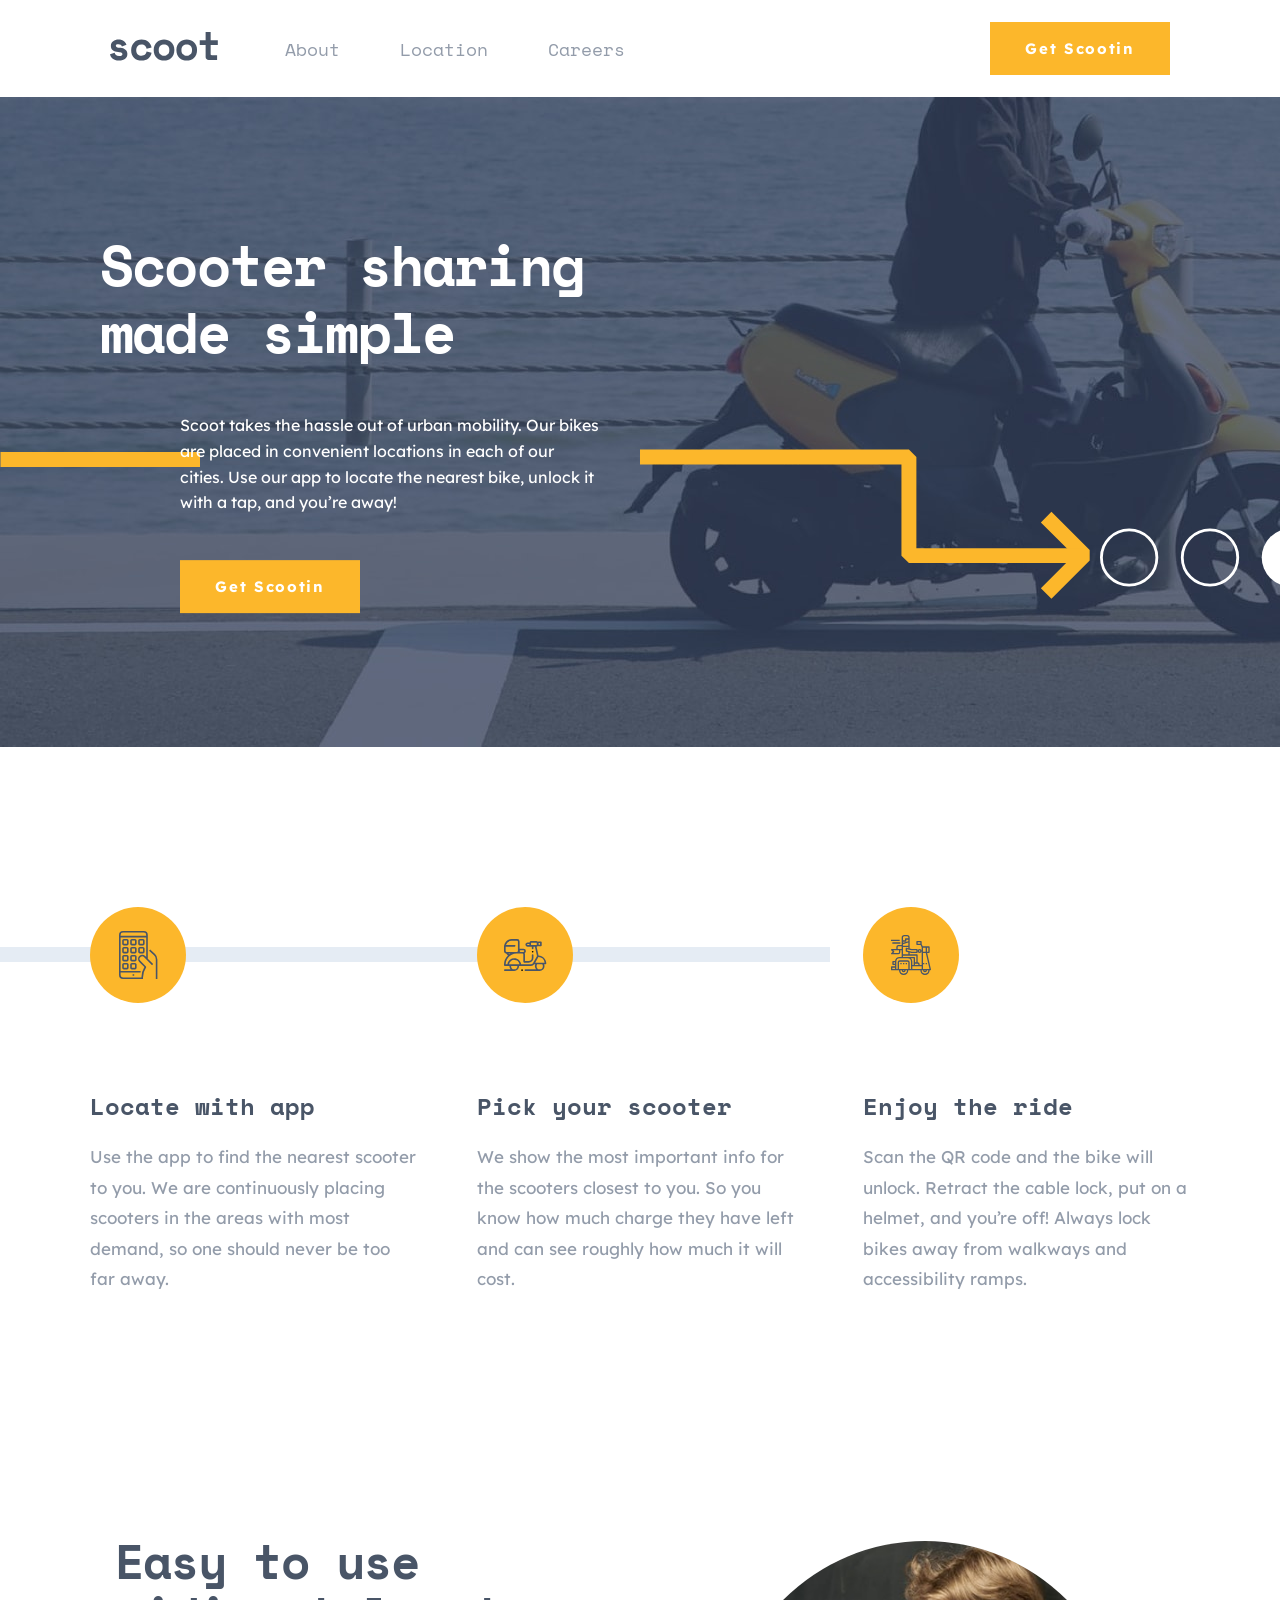
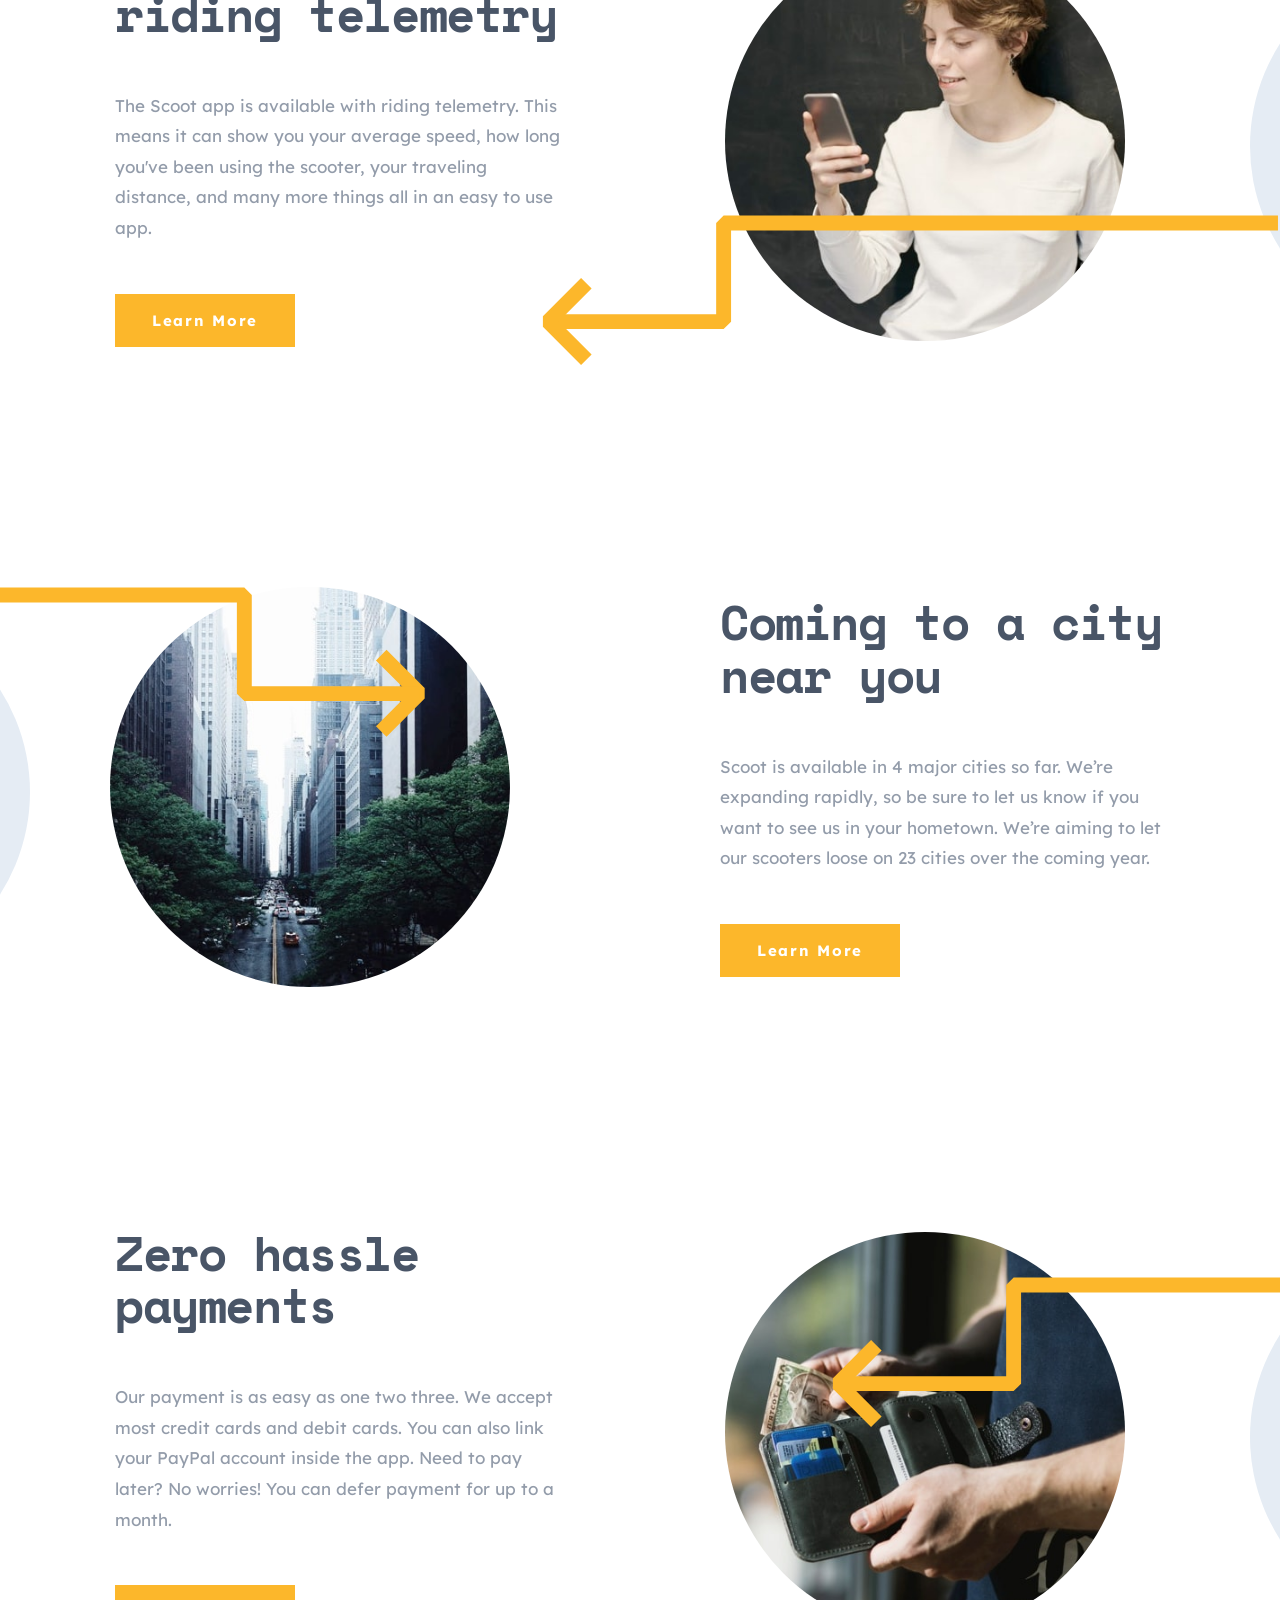
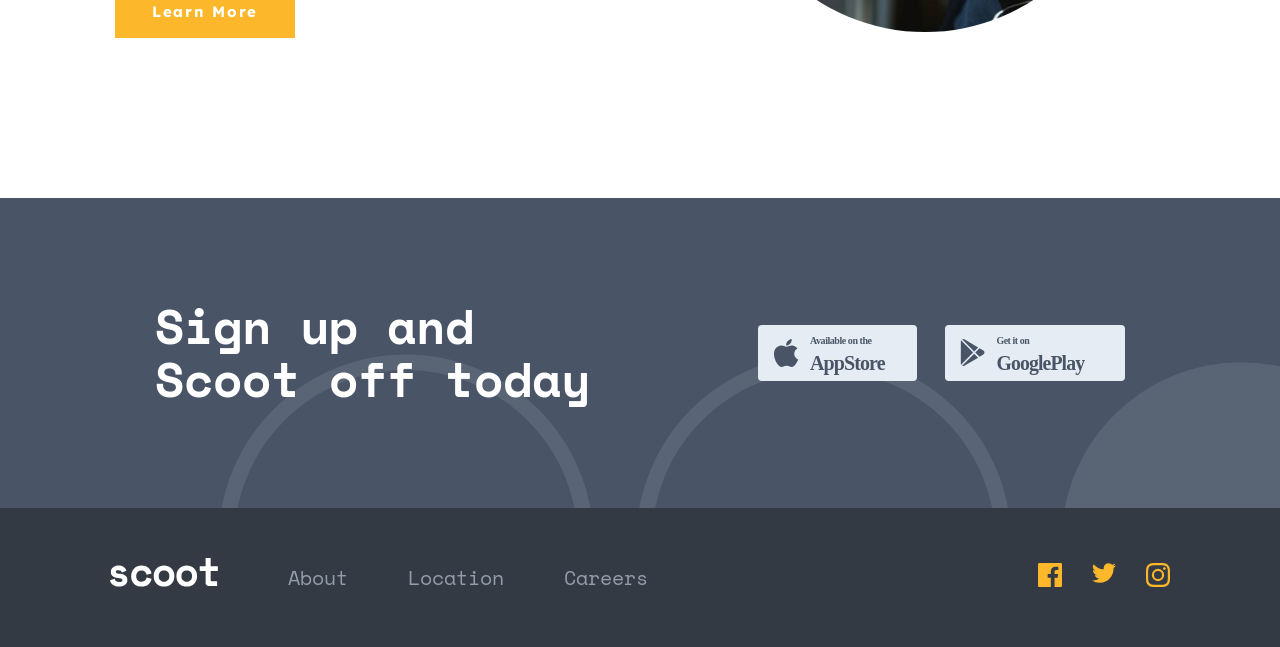
<file: index.html>
<!DOCTYPE html>
<html lang="en">
<head>
	<meta charset="UTF-8">
	<meta name="viewport" content="width=device-width, initial-scale=1.0">
	<title>Scoot multi-page website / Home</title>
	<link rel="stylesheet" href="css/style.css">
	<link rel="preconnect" href="https://fonts.googleapis.com">
<link rel="preconnect" href="https://fonts.gstatic.com" crossorigin>
<link href="https://fonts.googleapis.com/css2?family=Lexend+Deca:wght@100..900&family=Space+Mono:ital,wght@0,400;0,700;1,400;1,700&display=swap" rel="stylesheet">
</head>
<body>
	<!---------------------------------header------------------->
	<header class="header">
	<div class="container header__container">

<div class="header__left">
	<button class="header__burger" id="burger" aria-label="Open menu" aria-expanded="false">
		<img src="assets/icons/hamburger.svg" alt="Open menu" id="burgerIcon">
	</button>

	<a href="index.html" class="header__logo">
		<img src="assets/logo.svg" alt="Scoot logo">
	</a>
</div>

	<nav class="header__nav" id="nav">
		<ul class="nav__list">
			<li><a href="about.html">About</a></li>
			<li><a href="locations.html">Location</a></li>
			<li><a href="careers.html">Careers</a></li>
		</ul>
		<a href="#" class="btn btn--primary btn--mobile">Get Scootin</a>
	</nav>
<a href="#" class="btn btn--primary btn--desktop">Get Scootin</a>
		</div>
</header>	

<!-------------------------Hero--------------------->
<section class="hero">

	<img src="assets/patterns/line.svg" class="line" alt="line">
<div class="container hero__container">
	<div class="hero__content">
	<h1> Scooter sharing made simple</h1>
	<p>Scoot takes the hassle out of urban mobility. Our bikes are placed in convenient 
  locations in each of our cities. Use our app to locate the nearest bike, unlock 
  it with a tap, and you’re away!
</p>
<a href="#" class="btn btn--primary">Get Scootin</a>
</div>

</div>
<img src="assets/patterns/right-arrow.svg" class="arrow" alt="right-arrow">

<img src="assets/patterns/white-circles.svg" class="circles" alt="white-circles">
</section>

<!------------------------Steps---------------------->
<section class="steps">
	<div class="container steps__container">
	<div class="step">
		<img src="assets/icons/locate.svg" alt="Locate">
		<div class="step__content">
		<h3> Locate with app</h3>
		<p>Use the app to find the nearest scooter to you. We are continuously placing scooters 
  in the areas with most demand, so one should never be too far away. </p>
  </div>
  </div>
	
<div class="step">
		<img src="assets/icons/scooter.svg" alt="Scooter">
	<div class="step__content">
		<h3> Pick your scooter</h3>
		<p> We show the most important info for the scooters closest to you. So you know how much 
  charge they have left and can see roughly how much it will cost.
</p>
</div>
</div>
	<div class="step">
		<img src="assets/icons/ride.svg" alt="Ride">
		<div class="step__content">
		<h3>Enjoy the ride</h3>
		<p>Scan the QR code and the bike will unlock. Retract the cable lock, put on a helmet, 
  and you’re off! Always lock bikes away from walkways and accessibility ramps.
</p>
</div>
</div>
	</div>
</section>

<!-------------------------------Feature------------------------->
<section class="feature feature--1">
	<div class="container feature__container">
		<div class="feature__text">
	
			<h2>Easy to use riding telemetry</h2>
			<p>The Scoot app is available with riding telemetry. This means it can show you your 
  average speed, how long you've been using the scooter, your traveling distance, 
  and many more things all in an easy to use app.
</p>
<a href="#" class="btn btn--primary">Learn More</a>
		</div>
		<div class="feature__image">
		<img src="assets/images/telemetry.jpg" class="feature__img" alt="Telemetry">
		</div>
	</div>
</section>

<section class="feature feature--revers  feature--2">
	<div class="container feature__container">
	<div class="feature__text">
		<h2>Coming to a city near you</h2>
			 <p>Scoot is available in 4 major cities so far. We’re expanding rapidly, so be sure 
  to let us know if you want to see us in your hometown. We’re aiming to let our 
  scooters loose on 23 cities over the coming year.</p>
  <a href="#" class="btn btn--primary"> Learn More</a>
	</div>
		<div class="feature__image">
		<img src="assets/images/near-you.jpg"class="feature__img" alt="City">
		</div>
</div>
</section>

<section class="feature  feature--3">
<div class="container  feature__container">
	<div class="feature__text">
	<h2>Zero hassle payments</h2>
	<p>Our payment is as easy as one two three. We accept most credit cards and debit cards. 
  You can also link your PayPal account inside the app. Need to pay later? No worries! 
  You can defer payment for up to a month.</p>
  <a href="#" class="btn btn--primary"> Learn More</a>
</div>
<div class="feature__image">
	<img src="assets/images/payments.jpg" class="feature__img" alt="payment">
	</div>
</div>
</section>
<!---------------------------------------Cta-app------------------------>
<section class="cta">
	<img src="assets/patterns/semi-circles.svg" alt="cta__pattern" class="cta__pattern">
	<div class="container cta__container">
			<h2>Sign up and Scoot off today</h2>

		<div class="cta__buttons">
				<a href="#"><img src="assets/icons/app-store.svg" alt="App-store"></a>
				<a href="#"><img src="assets/icons/google-play.svg" alt="Google-play"></a>
			</div>
		</div>

</section>
<!------------------------------------------Footer-------------------------->
<footer class="footer" >
	<div class="container footer__container">
	
		<img src="assets/logo.svg" class="footer__logo" alt="Logo">
<nav class="footer__nav">
		<ul class="footer__list">
			<li><a href="about.html">About</a></li>
			<li><a href="locations.html">Location</a></li>
			<li><a href="careers.html">Careers</a></li>
		</ul>
		</nav>

		<div class="footer__socials">
			<a href="#" aria-label="Facebook"><img src="assets/icons/facebook.svg" alt="Facebook"></a>
			<a href="#"   aria-label="Twitter"><img src="assets/icons/twitter.svg" alt="Twitter"></a>
			<a href="#" aria-label="Instagram"><img src="assets/icons/instagram.svg" alt="Instagram"></a>
		</div>
	</div>
</footer>

<script src="js/script.js"></script>
</body>
</html>
</file>
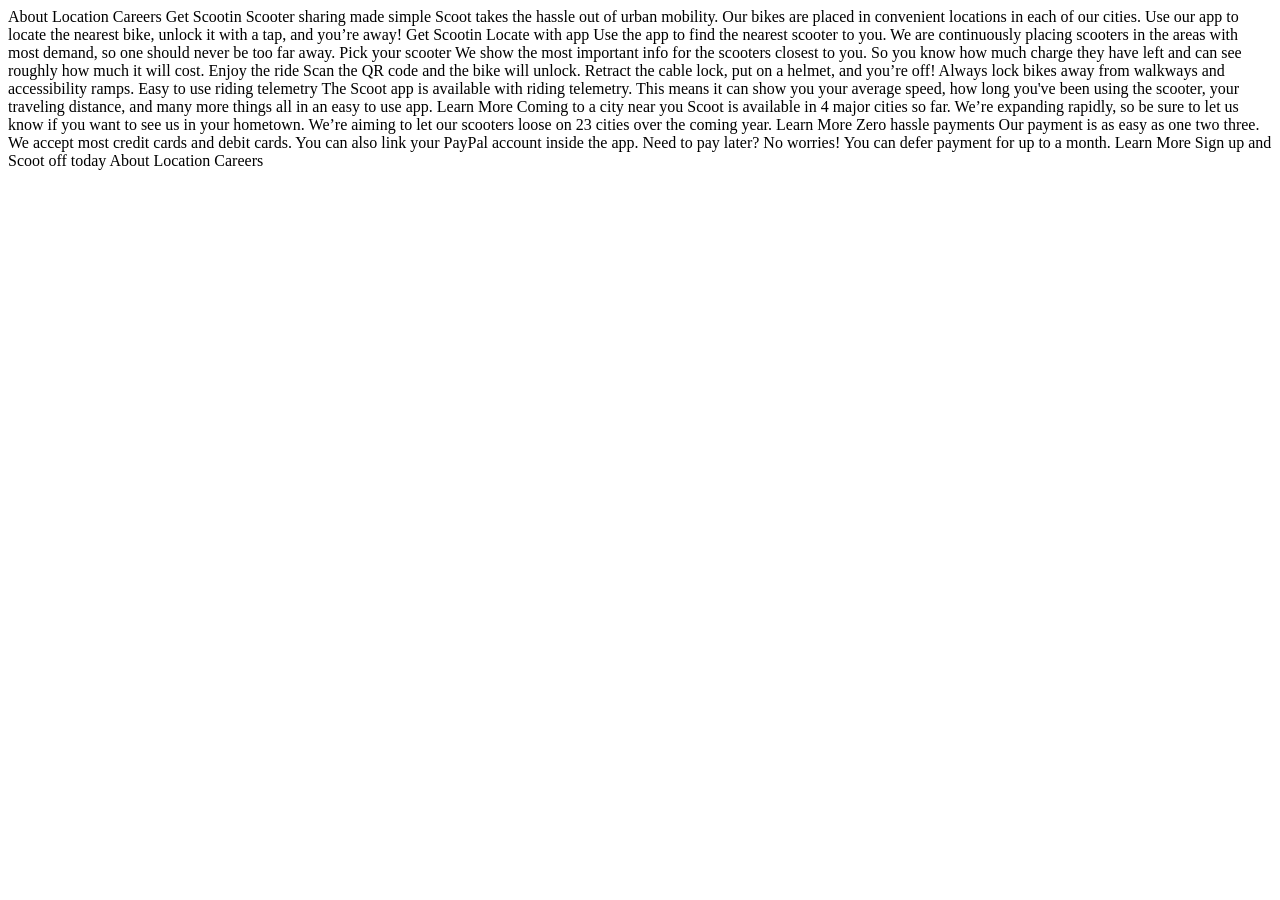
<file: scoot-multi-page-website/starter-code/index.html>
<!DOCTYPE html>
<html lang="en">
<head>
  <meta charset="UTF-8">
  <meta name="viewport" content="width=device-width, initial-scale=1.0">

  <link rel="icon" type="image/png" sizes="32x32" href="./images/favicon-32x32.png">
  
  <title>Frontend Mentor | Scoot</title>
</head>
<body>

  About
  Location
  Careers

  Get Scootin



  Scooter sharing made simple

  Scoot takes the hassle out of urban mobility. Our bikes are placed in convenient 
  locations in each of our cities. Use our app to locate the nearest bike, unlock 
  it with a tap, and you’re away!

  Get Scootin



  Locate with app

  Use the app to find the nearest scooter to you. We are continuously placing scooters 
  in the areas with most demand, so one should never be too far away. 

  Pick your scooter

  We show the most important info for the scooters closest to you. So you know how much 
  charge they have left and can see roughly how much it will cost.

  Enjoy the ride

  Scan the QR code and the bike will unlock. Retract the cable lock, put on a helmet, 
  and you’re off! Always lock bikes away from walkways and accessibility ramps.



  Easy to use riding telemetry

  The Scoot app is available with riding telemetry. This means it can show you your 
  average speed, how long you've been using the scooter, your traveling distance, 
  and many more things all in an easy to use app.

  Learn More

  Coming to a city near you

  Scoot is available in 4 major cities so far. We’re expanding rapidly, so be sure 
  to let us know if you want to see us in your hometown. We’re aiming to let our 
  scooters loose on 23 cities over the coming year.

  Learn More

  Zero hassle payments

  Our payment is as easy as one two three. We accept most credit cards and debit cards. 
  You can also link your PayPal account inside the app. Need to pay later? No worries! 
  You can defer payment for up to a month.

  Learn More



  Sign up and Scoot off today



  About
  Location
  Careers

</body>
</html>
</file>
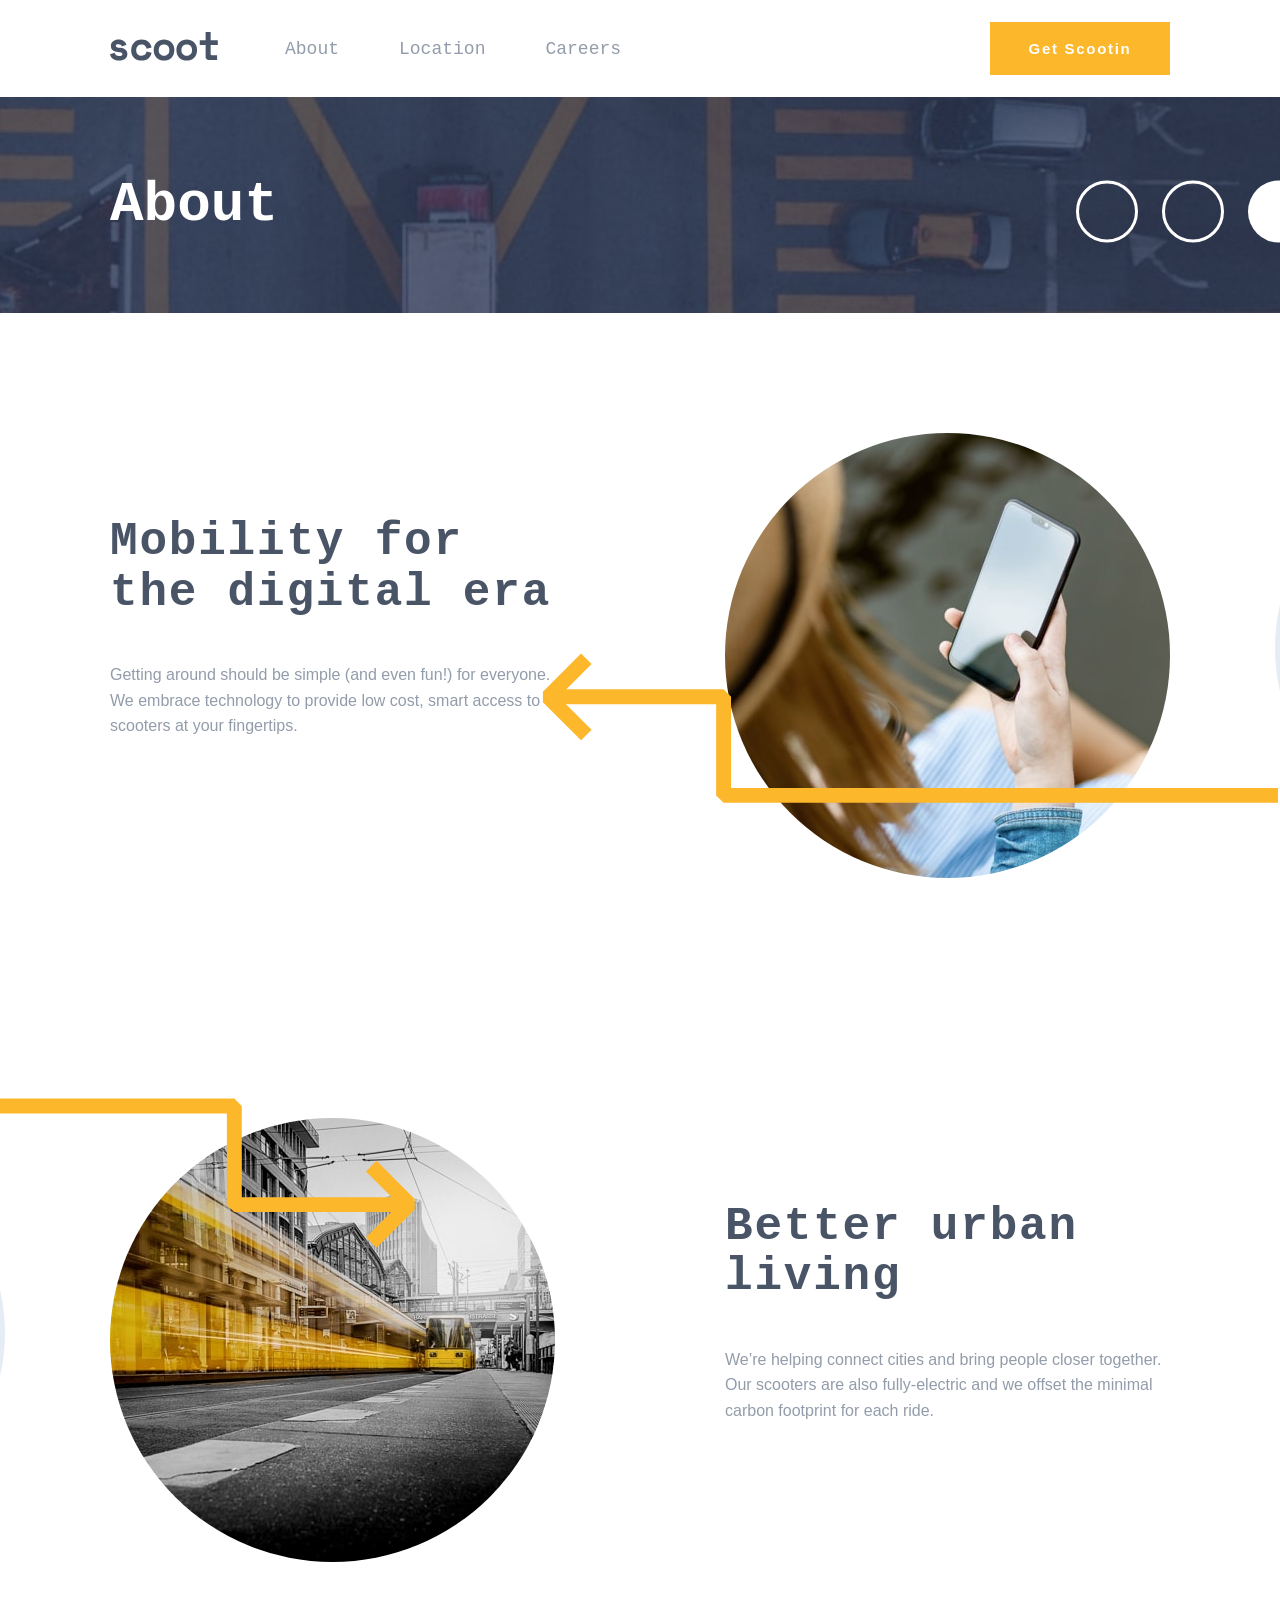
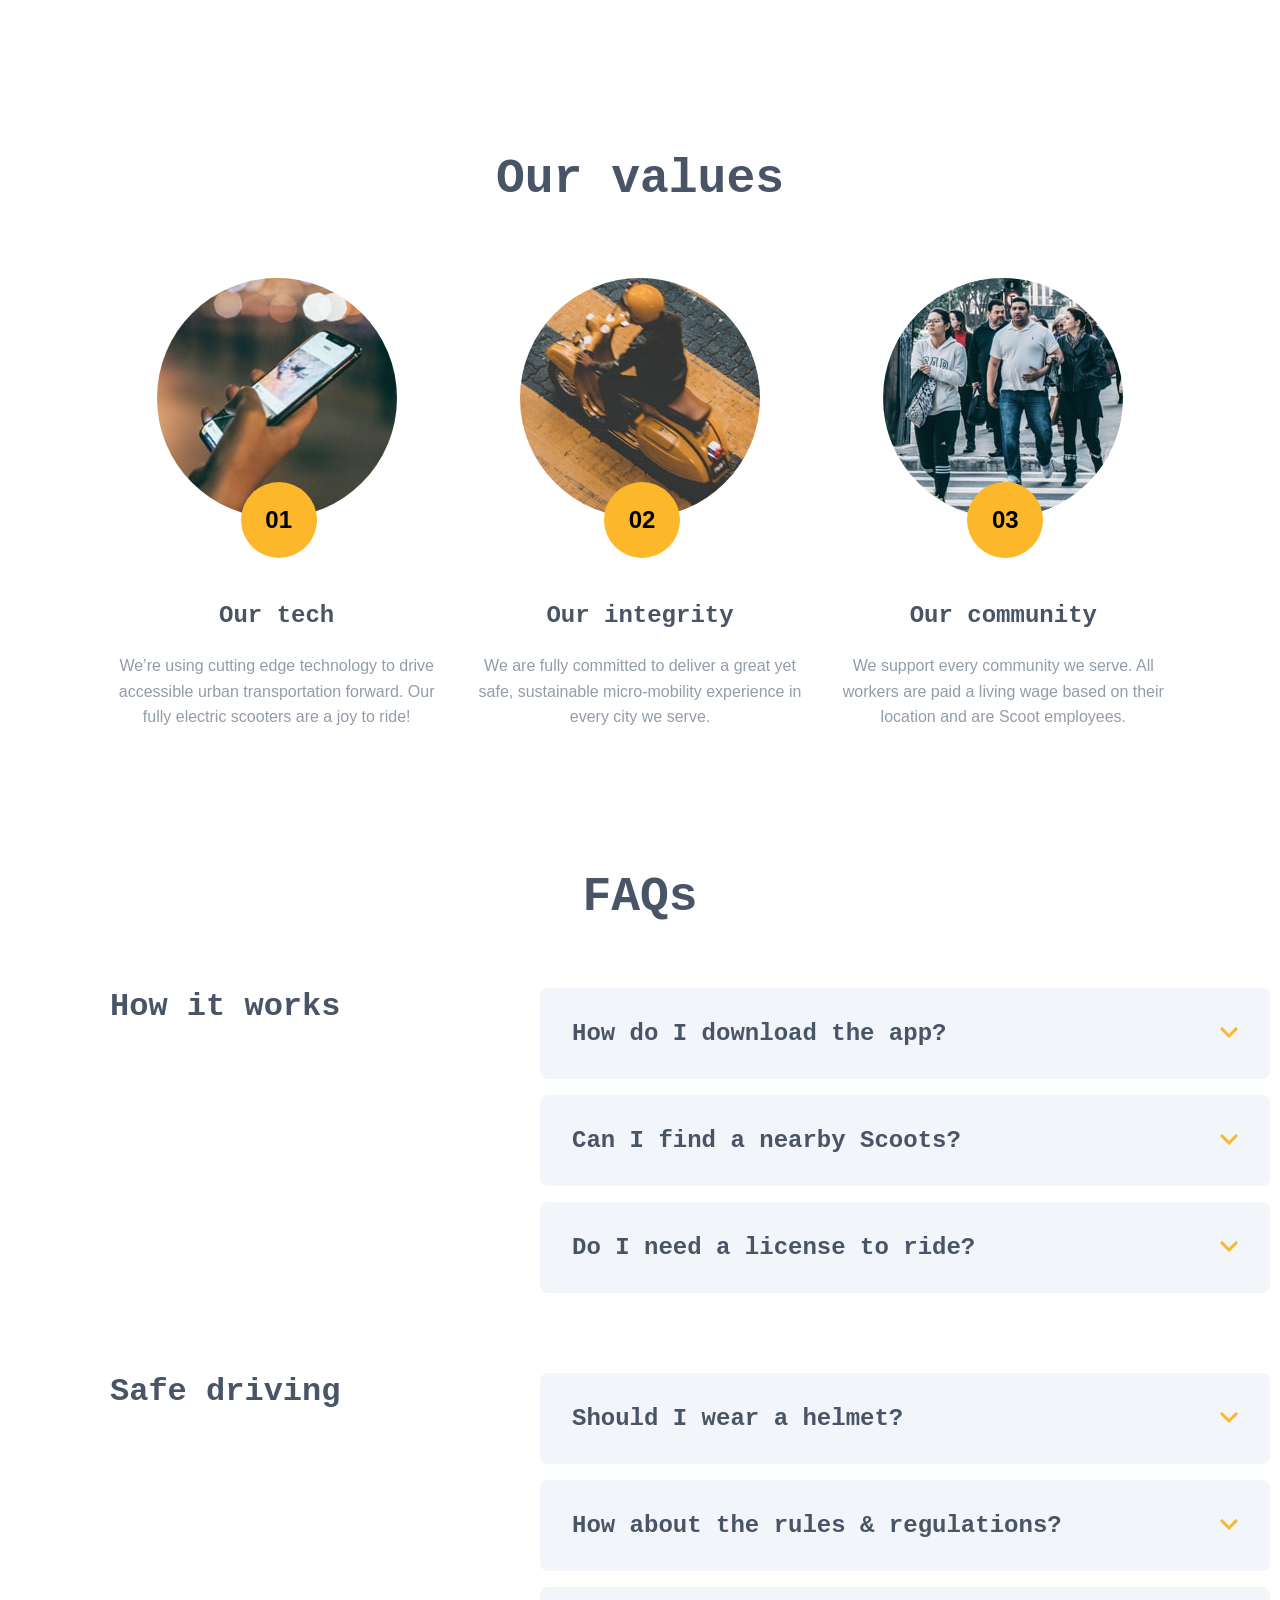
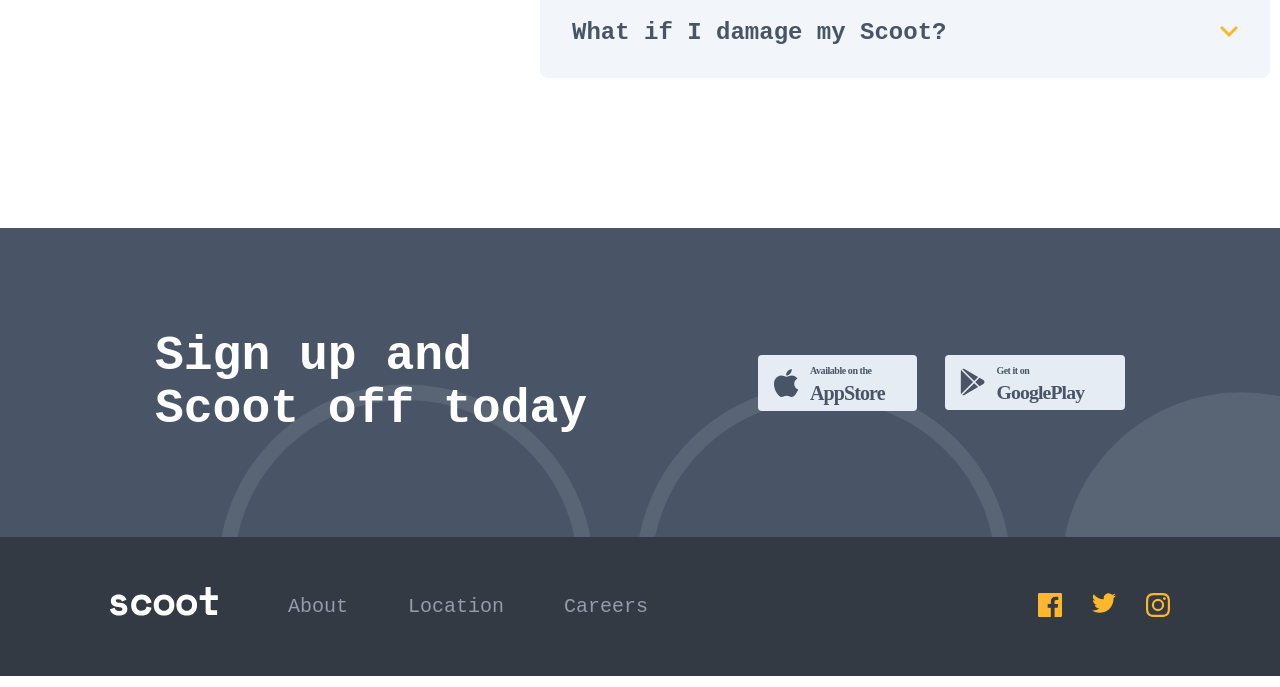
<file: about.html>
<!DOCTYPE html>
<html lang="en">
<head>
	<meta charset="UTF-8">
	<meta name="viewport" content="width=device-width, initial-scale=1.0">
	<title>Scoot multy-page website / About</title>
	<link rel="stylesheet" href="css/style.css">
</head>
<body>
	<!-------------------------header------------------------->
	<header class="header">
	<div class="container header__container">

<div class="header__left">
	<button class="header__burger" id="burger" aria-label="Open menu" aria-expanded="false">
		<img src="assets/icons/hamburger.svg" alt="Open menu" id="burgerIcon">
	</button>

	<a href="index.html" class="header__logo">
		<img src="assets/logo.svg" alt="Scoot logo">
	</a>
</div>

	<nav class="header__nav" id="nav">
		<ul class="nav__list">
			<li><a href="about.html">About</a></li>
			<li><a href="locations.html">Location</a></li>
			<li><a href="careers.html">Careers</a></li>
		</ul>
		<a href="#" class="btn btn--primary btn--mobile">Get Scootin</a>
	</nav>
<a href="#" class="btn btn--primary btn--desktop">Get Scootin</a>
		</div>
</header>	

<!---------------------------------------------hero------------------------------>
<section class="page-hero">
	<div class="container">
		<h1>About</h1>
	</div>
	<img src="assets/patterns/white-circles.svg" class="page-hero-circle" alt="circles">
</section>

<!-------------------------------------------info-------------------------------->

<section class="info  info--reverse info--1">
	<div class="container info__container">

<div class="info__image">
		<img src="assets/images/digital-era.jpg" class="info__img" alt="digital">
</div>
		<div class="info__text">
			<h2>Mobility for the digital era</h2>
			<p>Getting around should be simple (and even fun!) for everyone. We embrace technology to 
  provide low cost, smart access to scooters at your fingertips.</p>

		</div>

	</div>
</section>

<section class="info info--2">
	<div class="container info__container">

<div class="info__image">
		<img src="assets/images/better-living.jpg" class="info__img" alt="better-living">
</div>
		<div class="info__text">
			<h2>Better urban living</h2>
			<p>We’re helping connect cities and bring people closer together. Our scooters are also 
  fully-electric and we offset the minimal carbon footprint for each ride.
</p>

		</div>
	</div>
</section>

<!----------------------------------------------value--------------------------->

<section class="values">
	<div class="container">
		<h2>Our values</h2>
		<div class="values__grid">
			<article class="value__card">
				<div class="value__img">
				<img src="assets/images/our-tech.jpg" alt="our-tech">
				<span>01</span>
				</div>
				<h3>  Our tech</h3>
				<p> We’re using cutting edge technology to drive accessible urban transportation forward. 
  Our fully electric scooters are a joy to ride!</p>
			</article>

			<article class="value__card">
				<div class="value__img">
				<img src="assets/images/our-integrity.jpg" alt="integrity">
				<span>02</span>
				</div>
				<h3>Our integrity</h3>
				<p>We are fully committed to deliver a great yet safe, sustainable micro-mobility experience 
  in every city we serve.</p>
			</article>

			<article class="value__card">
				<div class="value__img">
				<img src="assets/images/our-community.jpg" alt="community">
				<span>03</span>
				</div>
				<h3>Our community</h3>
				<p>We support every community we serve. All workers are paid a living wage based on their 
  location and are Scoot employees.</p>
			</article>
</div>
	</div>
</section>

<!--------------------------------------------faq------------------------------>
<section class="faq">
		<div class="container">
			<h2 class="section-title">FAQs</h2>
			<div class="faq__block">
				<h3 class="faq__title">How it works</h3>
				<div class="faq__content">
				<div class="faq__item">
					<button class="faq__question" aria-expanded="false">
						 <span>How do I download the app?</span>
						 <img src="assets/icons/chevron.svg" alt="arrow" class="faq__icon">
					</button>
					<div class="faq__answer">
						<p>download the Scoot app, you can search “Scoot” in both the App and Google Play stores. 
  An even simpler way to do it would be to click the relevant link at the bottom of this 
  page and you’ll be re-directed to the correct page.
</p> 
					</div>
				</div>
				<div class="faq__item">
					<button class="faq__question" aria-expanded="false">
						<span> Can I find a nearby Scoots?</span>
						<img src="assets/icons/chevron.svg" alt="arrow" class="faq__icon">
					</button>
					<div class="faq__answer">
						<p> Simply open up the app and allow us to find your location while using it. We'll 
  show you all of the closest Scoots and some extra useful information. 
</p>
					</div>
				</div>
				<div class="faq__item">
					<button class="faq__question" aria-expanded="false">
					<span>Do I need a license to ride?</span>
					<img src="assets/icons/chevron.svg" alt="arrow" class="faq__icon">
					</button>
					<div class="faq__answer">
						<p> Yup! We provide information inside the app regarding local laws and the license you need to be 
  able to ride our Scoots.
</p>
</div>
	</div>			
</div>
			</div>

			<div class="faq__block">
				<h3 class="faq__title">Safe driving</h3>
				<div class="faq__content">
				<div class="faq__item">
					<button class="faq__question" aria-expanded="false">
						<span> Should I wear a helmet?</span>
								<img src="assets/icons/chevron.svg" alt="arrow" class="faq__icon">
					</button>
					<div class="faq__answer">
						<p>Yes, please do! All cities have different laws. But we strongly strongly strongly recommend 
  always wearing a helmet regardless of the local laws. We like you and we want you to be as 
  safe as possible while Scooting.
</p> 
					</div>
				</div>
				<div class="faq__item">
					<button class="faq__question" aria-expanded="false">
					 <span>How about the rules & regulations?</span>
					 <img src="assets/icons/chevron.svg" alt="arrow" class="faq__icon">
					</button>
					<div class="faq__answer">
						<p> Now is not the time to be a rule breaker. Be sure you're complying with all local laws and 
  regulations. Also, just be a good human being. Be sure not to park your Scoot where it can 
  block access to buildings or get in people's way.
</p>
					</div>
				</div>
				<div class="faq__item">
					<button class="faq__question" aria-expanded="false">
					<span>What if I damage my Scoot?</span>
					<img src="assets/icons/chevron.svg" alt="arrow" class="faq__icon">
					</button>
					<div class="faq__answer">
						<p>  Be sure to read our terms and conditions carefully. Not the most fun job we know but we make 
  it as clear as possible. There's an option to add insurance for each trip, or you can sign 
  up for annual insurance if you're a regular Scooter.
</p>
</div>
				</div>
			</div>
			</div>
		</div>
	</section>

	<!-----------------------------------------cta------------------------------>

	<section class="cta">
	<img src="assets/patterns/semi-circles.svg" alt="cta__pattern" class="cta__pattern">
	<div class="container cta__container">
			<h2>Sign up and Scoot off today</h2>

		<div class="cta__buttons">
				<a href="#"><img src="assets/icons/app-store.svg" alt="App-store"></a>
				<a href="#"><img src="assets/icons/google-play.svg" alt="Google-play"></a>
			</div>
		</div>

</section>

<!----------------------------------------------footer------------------------->

<footer class="footer">
	<div class="container footer__container">
	
		<img src="assets/logo.svg" class="footer__logo" alt="Logo">
<nav class="footer__nav">
		<ul class="footer__list">
			<li><a href="about.html">About</a></li>
			<li><a href="locations.html">Location</a></li>
			<li><a href="careers.html">Careers</a></li>
		</ul>
		</nav>

		<div class="footer__socials">
			<a href="#" aria-label="Facebook"><img src="assets/icons/facebook.svg" alt="Facebook"></a>
			<a href="#"  aria-label="Twitter"><img src="assets/icons/twitter.svg" alt="Twitter"></a>
			<a href="#" aria-label="Instagram"><img src="assets/icons/instagram.svg" alt="Instagram"></a>
		</div>
	</div>
</footer>

<script src="js/script.js"></script>
</body>
</html>
</file>
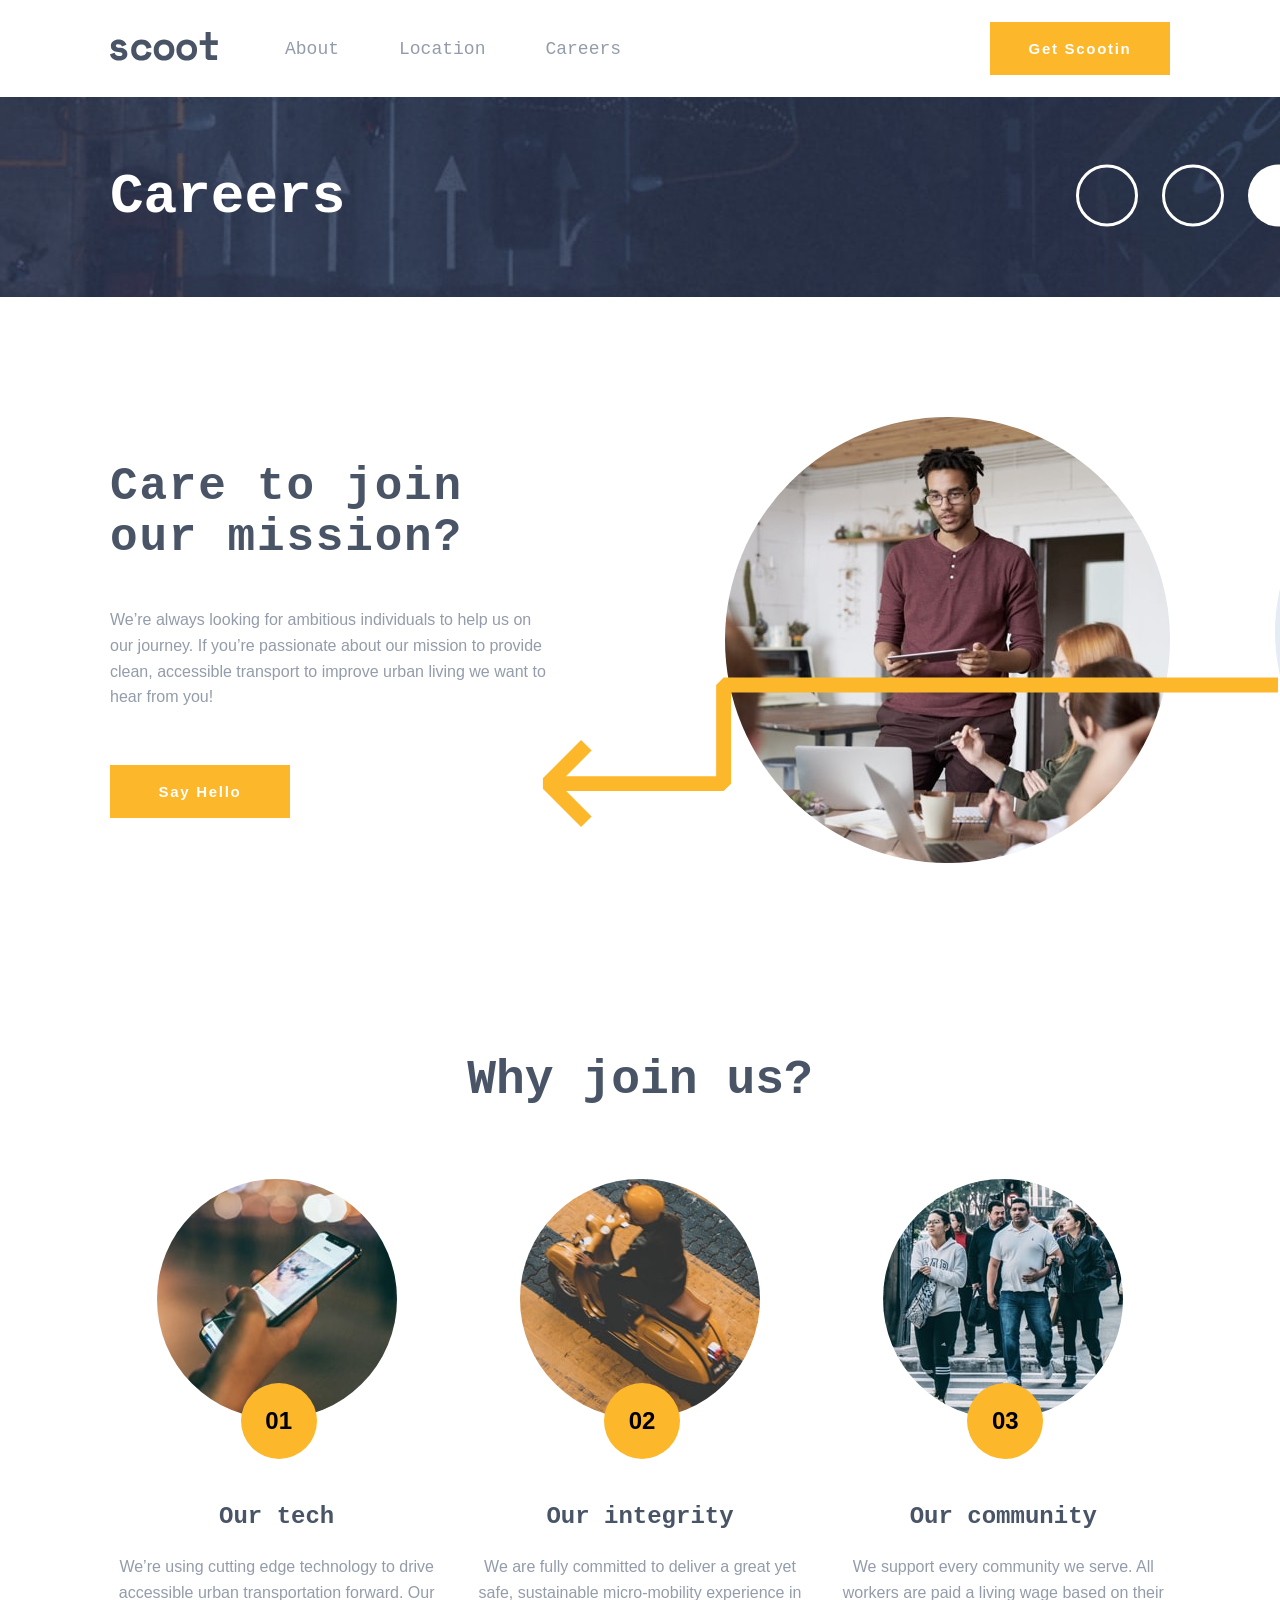
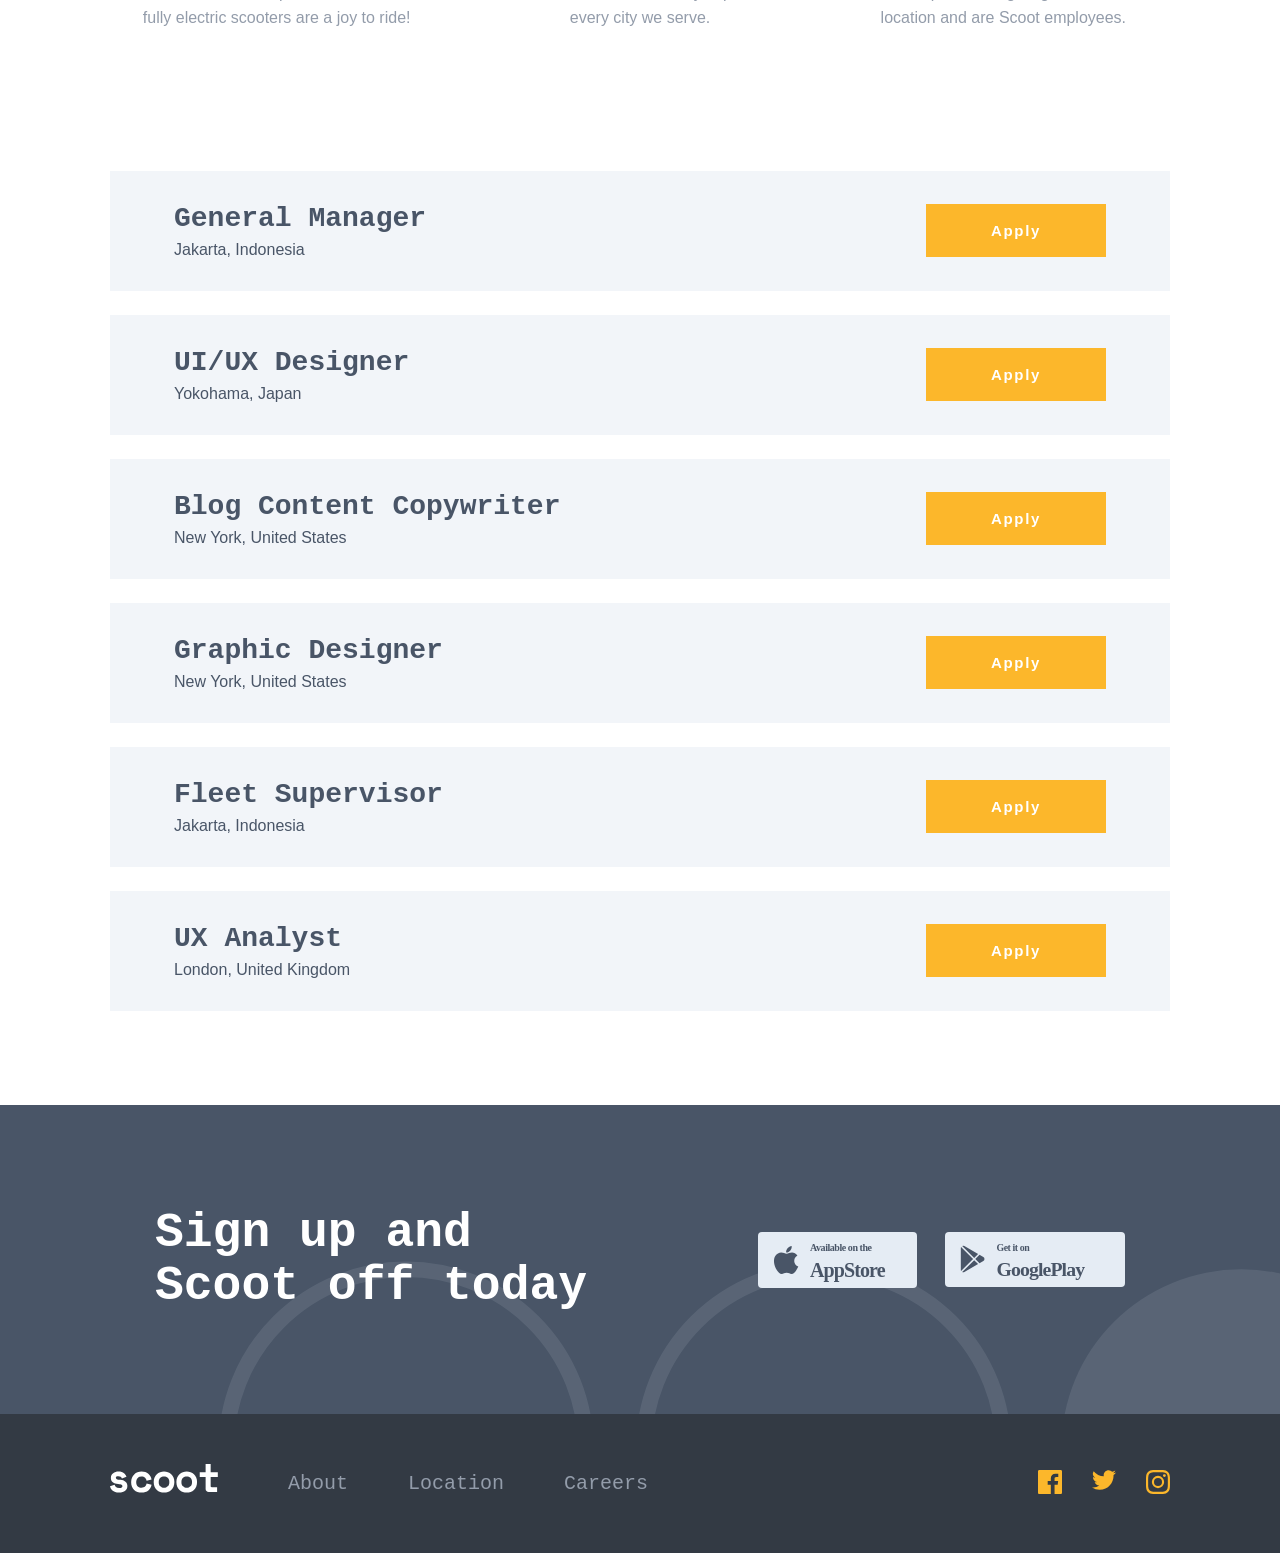
<file: careers.html>
<!DOCTYPE html>
<html lang="en">
<head>
	<meta charset="UTF-8">
	<meta name="viewport" content="width=device-width, initial-scale=1.0">
	<title>Scoot multi-page website / Careers</title>
	<link rel="stylesheet" href="css/style.css">
</head>
<body>
	<!----------------------header-------------------------------->
	<header class="header">
	<div class="container header__container">

<div class="header__left">
	<button class="header__burger" id="burger" aria-label="Open menu" aria-expanded="false">
		<img src="assets/icons/hamburger.svg" alt="Open menu" id="burgerIcon">
	</button>

	<a href="index.html" class="header__logo">
		<img src="assets/logo.svg" alt="Scoot logo">
	</a>
</div>

	<nav class="header__nav" id="nav">
		<ul class="nav__list">
			<li><a href="about.html">About</a></li>
			<li><a href="locations.html">Location</a></li>
			<li><a href="careers.html">Careers</a></li>
		</ul>
		<a href="#" class="btn btn--primary btn--mobile">Get Scootin</a>
	</nav>
<a href="#" class="btn btn--primary btn--desktop">Get Scootin</a>
		</div>
</header>	

<!-------------------------Hero---------------------------------->

<section class="page-hero page-hero--careers">
	<div class="container">
		<h1>Careers</h1>
	</div>

	<img src="assets/patterns/white-circles.svg" class="page-hero-circle" alt="">
</section>

<!-------------------------Care to join------------------------->

<section class="info info--reverse careers--1">
	<div class="container info__container">

		<div class="info__image">
			<img src="assets/images/join-us.jpg" class="info__img" alt="Join us">
		</div>
		<div class="info__text">
			<h2>
  Care to join our mission?</h2>
  <p>We’re always looking for ambitious individuals to help us on our journey. If you’re 
  passionate about our mission to provide clean, accessible transport to improve urban 
  living we want to hear from you!
</p>
<a href="#" class="btn btn--primary">Say Hello</a>
		</div>

		
	</div>
</section>

<!--------------------------values-------------------------------->

<section class="values">
	<div class="container">
		<h2>Why join us?</h2>
		<div class="values__grid">
			<article class="value__card">
				<div class="value__img">
				<img src="assets/images/our-tech.jpg" alt="our-tech">
				<span>01</span>
				</div>
				<h3>  Our tech</h3>
				<p> We’re using cutting edge technology to drive accessible urban transportation forward. 
  Our fully electric scooters are a joy to ride!</p>
			</article>

			<article class="value__card">
					<div class="value__img">
				<img src="assets/images/our-integrity.jpg" alt="integrity">
				<span>02</span>
				</div>
				<h3>Our integrity</h3>
				<p>We are fully committed to deliver a great yet safe, sustainable micro-mobility experience 
  in every city we serve.</p>
			</article>

			<article class="value__card">
					<div class="value__img">
				<img src="assets/images/our-community.jpg" alt="community">
				<span>03</span>
				</div>
				<h3>Our community</h3>
				<p>We support every community we serve. All workers are paid a living wage based on their 
  location and are Scoot employees.</p>
			</article>
</div>
	</div>
</section>

<!---------------------------jobs--------------------------------->

<section class="jobs">
	<div class="container">

		<div class="job-card">
			<div class="job-card__content">
				<h3>General Manager</h3>
				<p>Jakarta, Indonesia</p>
</div>
<a href="/apply.html" class="btn btn--primary">Apply</a>
		</div>

		<div class="job-card">
			<div class="job-card__content">
				<h3>UI/UX Designer</h3>
				<p>Yokohama, Japan</p>
</div>
<a href="/apply.html" class="btn btn--primary">Apply</a>
		</div>

 <div class="job-card">
			<div class="job-card__content">
				<h3>Blog Content Copywriter</h3>
				<p>New York, United States</p>
</div>
<a href="/apply.html" class="btn btn--primary">Apply</a>
		</div>

		<div class="job-card">
			<div class="job-card__content">
				<h3>Graphic Designer</h3>
				<p>New York, United States</p>
</div>
<a href="/apply.html" class="btn btn--primary">Apply</a>
		</div>

<div class="job-card">
			<div class="job-card__content">
				<h3>Fleet Supervisor</h3>
				<p>Jakarta, Indonesia</p>
</div>
<a href="/apply.html" class="btn btn--primary">Apply</a>
		</div>

		<div class="job-card">
			<div class="job-card__content">
				<h3>UX Analyst</h3>
				<p>London, United Kingdom</p>
</div>
<a href="/apply.html" class="btn btn--primary">Apply</a>
		</div>
</div>
</section>

<!---------------------------cta---------------------------------->

<section class="cta">
	<img src="assets/patterns/semi-circles.svg" alt="cta__pattern" class="cta__pattern">
	<div class="container cta__container">
			<h2>Sign up and Scoot off today</h2>

		<div class="cta__buttons">
				<a href="#"><img src="assets/icons/app-store.svg" alt="App-store"></a>
				<a href="#"><img src="assets/icons/google-play.svg" alt="Google-play"></a>
			</div>
		</div>

</section>

<!--------------------------footer-------------------------------->

<footer class="footer">
	<div class="container footer__container">
	
		<img src="assets/logo.svg" class="footer__logo" alt="Logo">
<nav class="footer__nav">
		<ul class="footer__list">
			<li><a href="about.html">About</a></li>
			<li><a href="locations.html">Location</a></li>
			<li><a href="careers.html">Careers</a></li>
		</ul>
		</nav>

		<div class="footer__socials">
			<a href="#" aria-label="Facebook"><img src="assets/icons/facebook.svg" alt="Facebook"></a>
			<a href="#"  aria-label="Twitter"><img src="assets/icons/twitter.svg" alt="Twitter"></a>
			<a href="#" aria-label="Instagram"><img src="assets/icons/instagram.svg" alt="Instagram"></a>
		</div>
	</div>
</footer>

	

<script src="js/script.js"></script>
</body>
</html>
</file>
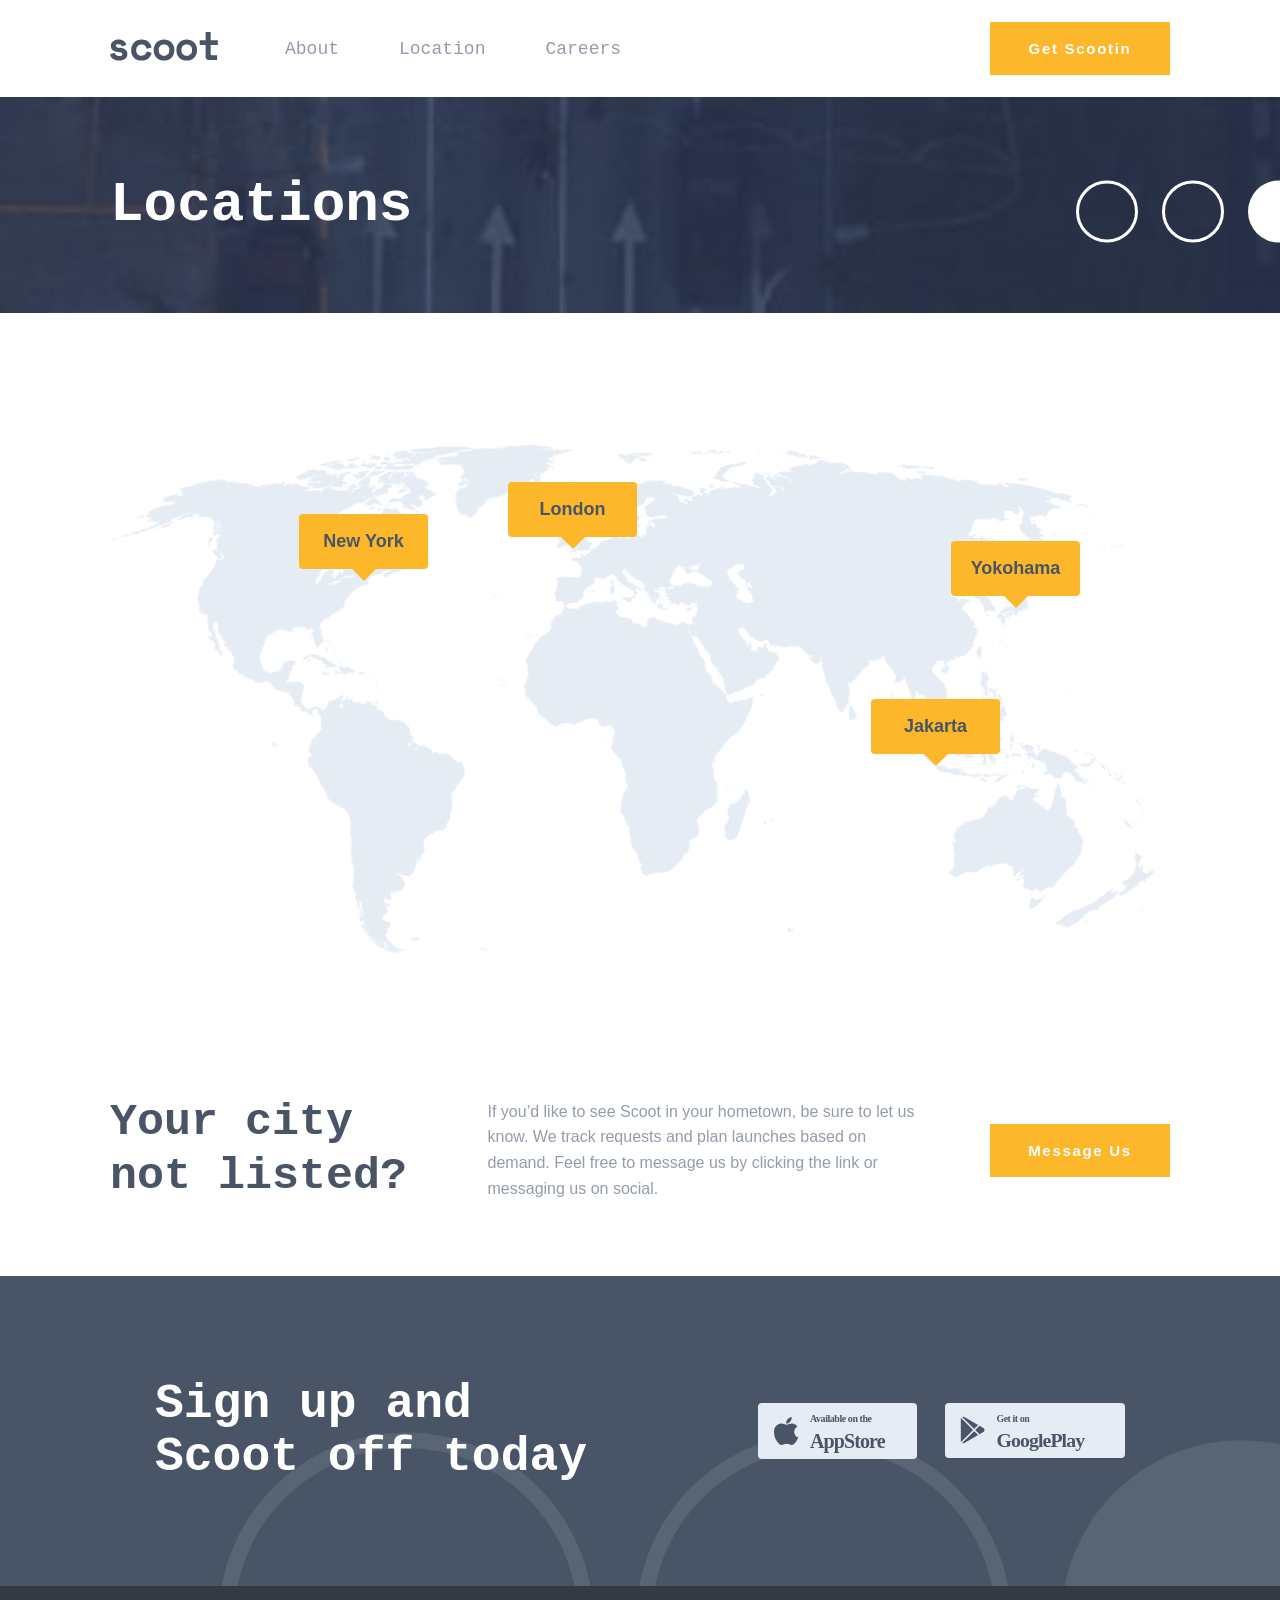
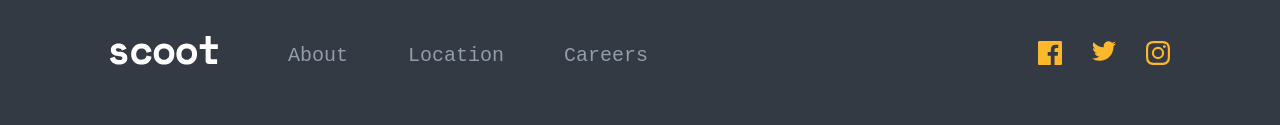
<file: locations.html>
<!DOCTYPE html>
<html lang="en">
<head>
	<meta charset="UTF-8">
	<meta name="viewport" content="width=device-width, initial-scale=1.0">
	<title>Scoot multi-page website / Locations</title>
	<link rel="stylesheet" href="css/style.css">
</head>
<body>
	<!---------------------------------header------------------->
	<header class="header">
	<div class="container header__container">

<div class="header__left">
	<button class="header__burger" id="burger" aria-label="Open menu" aria-expanded="false">
		<img src="assets/icons/hamburger.svg" alt="Open menu" id="burgerIcon">
	</button>

	<a href="index.html" class="header__logo">
		<img src="assets/logo.svg" alt="Scoot logo">
	</a>
</div>

	<nav class="header__nav" id="nav">
		<ul class="nav__list">
			<li><a href="about.html">About</a></li>
			<li><a href="locations.html">Location</a></li>
			<li><a href="careers.html">Careers</a></li>
		</ul>
		<a href="#" class="btn btn--primary btn--mobile">Get Scootin</a>
	</nav>
<a href="#" class="btn btn--primary btn--desktop">Get Scootin</a>
		</div>
</header>	

<!-------------------------Hero--------------------->
<section class="page-hero page-hero--locations">
	<div class="container">
		<h1>Locations</h1>
	</div>

	<img src="assets/patterns/white-circles.svg" class="page-hero-circle" alt="">
</section>

<!-------------------------------Locations Map Section---------->
<section class="locations">
	<div class="container locations__container">
		<div class="locations__map"></div>

		<div class="locations__pin newyork">New York</div>
		<div class="locations__pin london">London</div>
		<div class="locations__pin jakarta">Jakarta</div>
		<div class="locations__pin yokohama">Yokohama</div>
	</div>
</section>

<!------------------------------City---------------------------->

<section class="city">
	<div class="container city__container">
		<h2>Your city not listed?</h2>
		<p> If you’d like to see Scoot in your hometown, be sure to let us know. We track 
  requests and plan launches based on demand. Feel free to message us by clicking 
  the link or messaging us on social.</p>

  <a href="#" class="btn btn--primary"> Message Us</a>
	</div>
</section>

<!---------------------------cta---------------------------------->

<section class="cta">
	<img src="assets/patterns/semi-circles.svg" alt="cta__pattern" class="cta__pattern">
	<div class="container cta__container">
			<h2>Sign up and Scoot off today</h2>

		<div class="cta__buttons">
				<img src="assets/icons/app-store.svg" alt="App-store">
				<img src="assets/icons/google-play.svg" alt="Google-play">
			</div>
		</div>

</section>

<!--------------------------footer-------------------------------->

<footer class="footer">
	<div class="container footer__container">
	
		<img src="assets/logo.svg" class="footer__logo" alt="Logo">
<nav class="footer__nav">
		<ul class="footer__list">
			<li><a href="about.html">About</a></li>
			<li><a href="locations.html">Location</a></li>
			<li><a href="careers.html">Careers</a></li>
		</ul>
		</nav>

		<div class="footer__socials">
			<a href="#" aria-label="Facebook"><img src="assets/icons/facebook.svg" alt="Facebook"></a>
			<a href="#"  aria-label="Twitter"><img src="assets/icons/twitter.svg" alt="Twitter"></a>
			<a href="#" aria-label="Instagram"><img src="assets/icons/instagram.svg" alt="Instagram"></a>
		</div>
	</div>
</footer>

	<script src="js/script.js"></script>
</body>
</html>
</file>
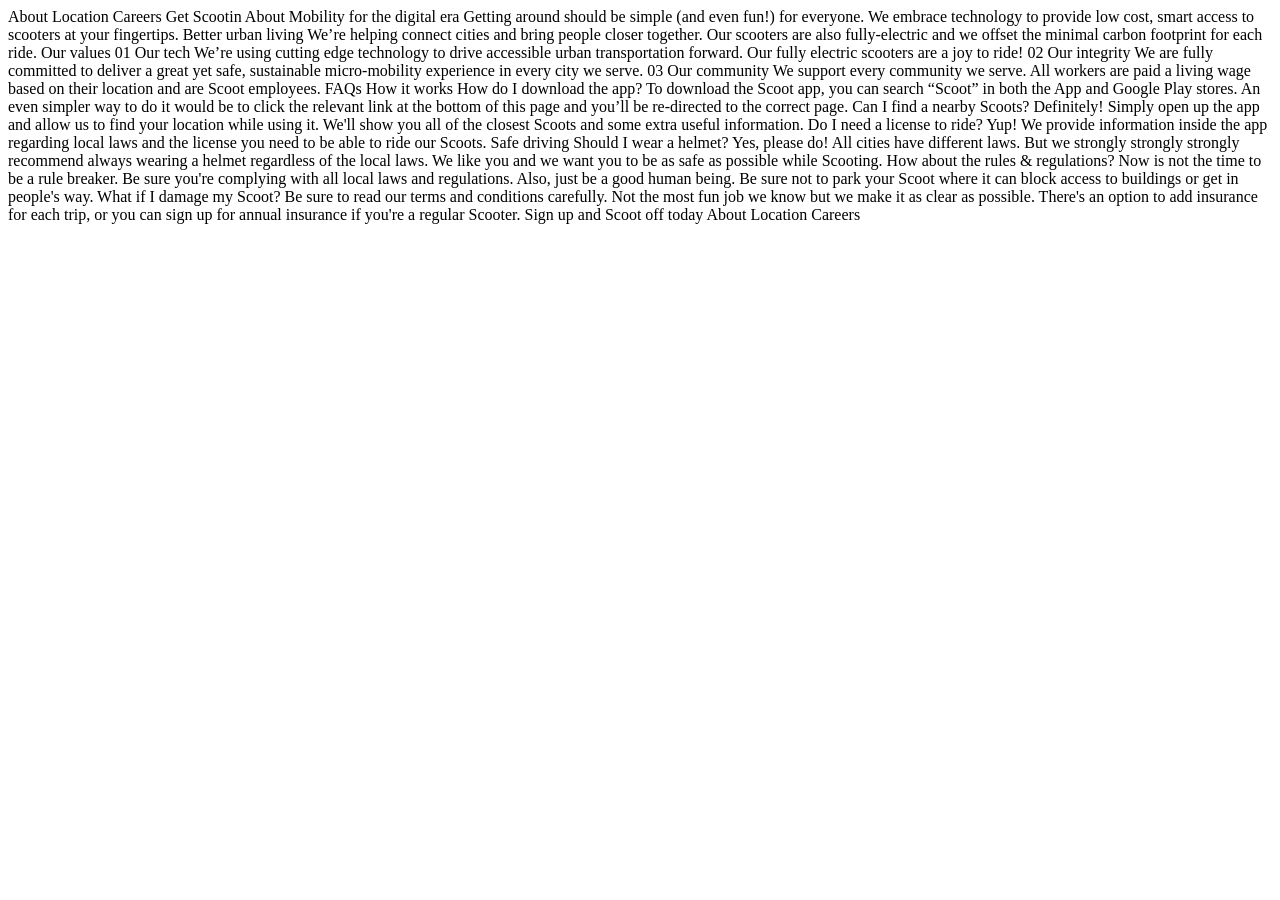
<file: scoot-multi-page-website/starter-code/about.html>
<!DOCTYPE html>
<html lang="en">
<head>
  <meta charset="UTF-8">
  <meta name="viewport" content="width=device-width, initial-scale=1.0">

  <link rel="icon" type="image/png" sizes="32x32" href="./images/favicon-32x32.png">
  
  <title>Frontend Mentor | Scoot About</title>
</head>
<body>

  About
  Location
  Careers

  Get Scootin



  About



  Mobility for the digital era

  Getting around should be simple (and even fun!) for everyone. We embrace technology to 
  provide low cost, smart access to scooters at your fingertips.

  Better urban living

  We’re helping connect cities and bring people closer together. Our scooters are also 
  fully-electric and we offset the minimal carbon footprint for each ride.



  Our values

  01
  Our tech
  We’re using cutting edge technology to drive accessible urban transportation forward. 
  Our fully electric scooters are a joy to ride!

  02
  Our integrity
  We are fully committed to deliver a great yet safe, sustainable micro-mobility experience 
  in every city we serve.

  03
  Our community
  We support every community we serve. All workers are paid a living wage based on their 
  location and are Scoot employees.



  FAQs

  How it works

  How do I download the app?

  To download the Scoot app, you can search “Scoot” in both the App and Google Play stores. 
  An even simpler way to do it would be to click the relevant link at the bottom of this 
  page and you’ll be re-directed to the correct page.

  Can I find a nearby Scoots?

  Definitely! Simply open up the app and allow us to find your location while using it. We'll 
  show you all of the closest Scoots and some extra useful information. 

  Do I need a license to ride?

  Yup! We provide information inside the app regarding local laws and the license you need to be 
  able to ride our Scoots.

  Safe driving

  Should I wear a helmet?

  Yes, please do! All cities have different laws. But we strongly strongly strongly recommend 
  always wearing a helmet regardless of the local laws. We like you and we want you to be as 
  safe as possible while Scooting.

  How about the rules & regulations?

  Now is not the time to be a rule breaker. Be sure you're complying with all local laws and 
  regulations. Also, just be a good human being. Be sure not to park your Scoot where it can 
  block access to buildings or get in people's way.

  What if I damage my Scoot?

  Be sure to read our terms and conditions carefully. Not the most fun job we know but we make 
  it as clear as possible. There's an option to add insurance for each trip, or you can sign 
  up for annual insurance if you're a regular Scooter.

  Sign up and Scoot off today



  About
  Location
  Careers

</body>
</html>
</file>
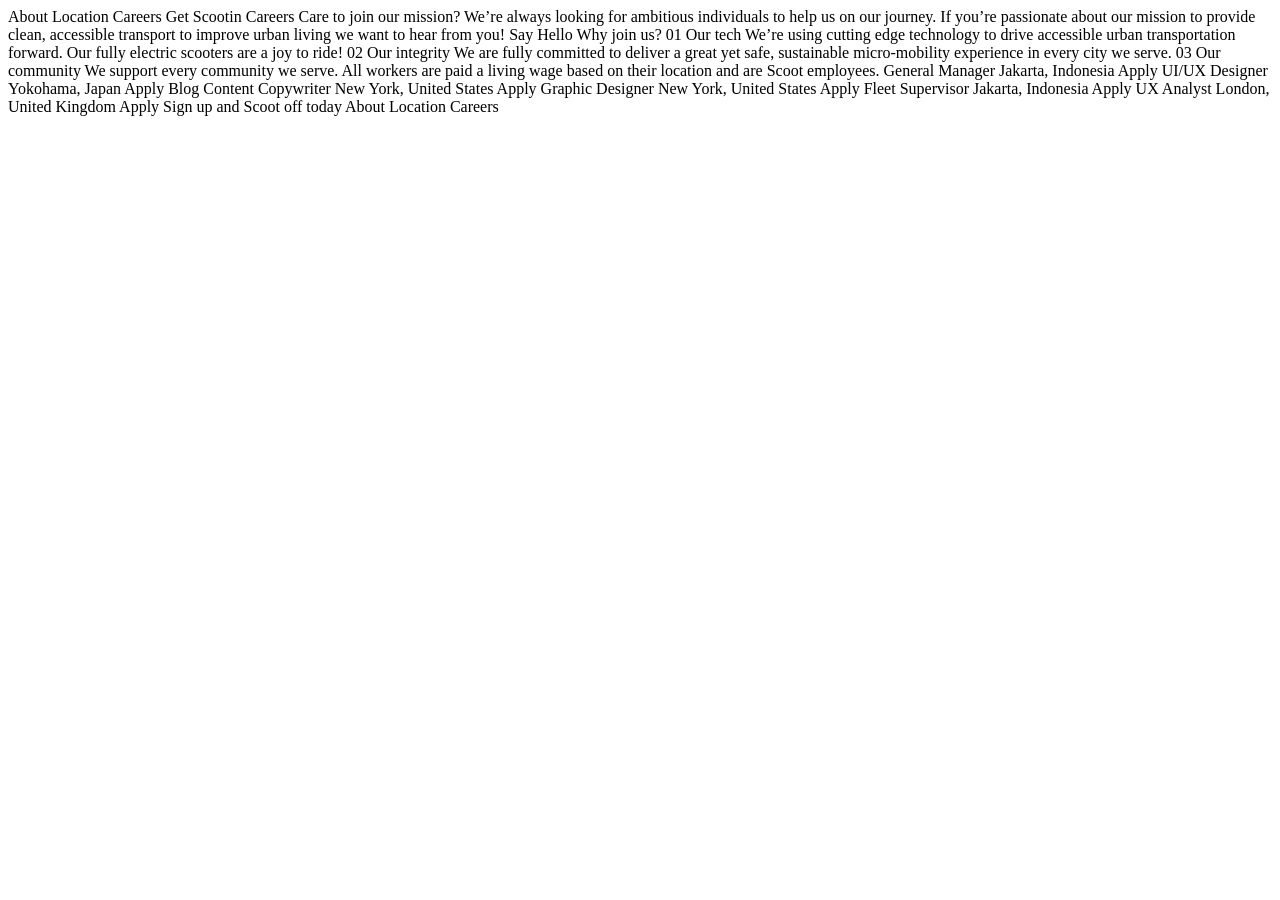
<file: scoot-multi-page-website/starter-code/careers.html>
<!DOCTYPE html>
<html lang="en">
<head>
  <meta charset="UTF-8">
  <meta name="viewport" content="width=device-width, initial-scale=1.0">

  <link rel="icon" type="image/png" sizes="32x32" href="./images/favicon-32x32.png">
  
  <title>Frontend Mentor | Scoot</title>
</head>
<body>

  About
  Location
  Careers

  Get Scootin



  Careers



  Care to join our mission?

  We’re always looking for ambitious individuals to help us on our journey. If you’re 
  passionate about our mission to provide clean, accessible transport to improve urban 
  living we want to hear from you!

  Say Hello



  Why join us?

  01
  Our tech
  We’re using cutting edge technology to drive accessible urban transportation forward. 
  Our fully electric scooters are a joy to ride!

  02
  Our integrity
  We are fully committed to deliver a great yet safe, sustainable micro-mobility experience 
  in every city we serve.

  03
  Our community
  We support every community we serve. All workers are paid a living wage based on their 
  location and are Scoot employees.

  

  General Manager
  Jakarta, Indonesia
  Apply

  UI/UX Designer
  Yokohama, Japan
  Apply

  Blog Content Copywriter
  New York, United States
  Apply

  Graphic Designer
  New York, United States
  Apply

  Fleet Supervisor
  Jakarta, Indonesia
  Apply

  UX Analyst
  London, United Kingdom
  Apply

  

  Sign up and Scoot off today



  About
  Location
  Careers

</body>
</html>
</file>
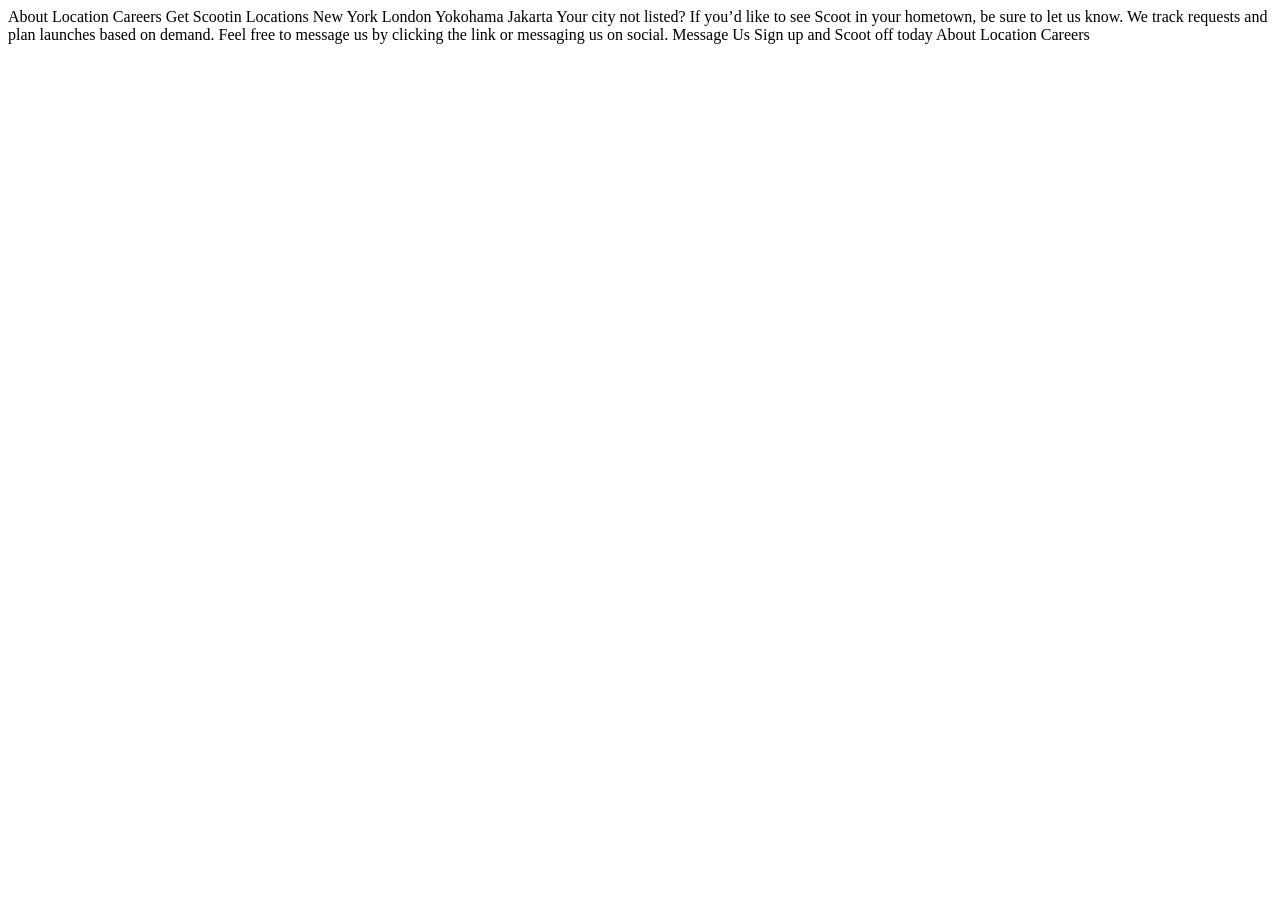
<file: scoot-multi-page-website/starter-code/locations.html>
<!DOCTYPE html>
<html lang="en">
<head>
  <meta charset="UTF-8">
  <meta name="viewport" content="width=device-width, initial-scale=1.0">

  <link rel="icon" type="image/png" sizes="32x32" href="./images/favicon-32x32.png">
  
  <title>Frontend Mentor | Scoot</title>
</head>
<body>

  About
  Location
  Careers

  Get Scootin



  Locations



  New York
  London
  Yokohama
  Jakarta

  Your city not listed?

  If you’d like to see Scoot in your hometown, be sure to let us know. We track 
  requests and plan launches based on demand. Feel free to message us by clicking 
  the link or messaging us on social.

  Message Us

  

  Sign up and Scoot off today



  About
  Location
  Careers

</body>
</html>
</file>
<file: css/style.css>
* {
  margin: 0;
  padding: 0;
  box-sizing: border-box;
}

*,
*::before,
*::after {
  box-sizing: border-box;
}

body {
  font-family: "Lexend Deca", sans-serif;
  background: #fff;
  overflow-x: hidden;
}

h1,
h2,
h3,
h4,
button,
nav a {
  font-family: "Space Mono", monospace;
}

.container {
  width: 100%;
  max-width: 1100px;
  margin: 0 auto;
  padding: 0 20px;
}

a {
  text-decoration: none;
}

.btn {
  display: inline-flex;
  align-items: center;
  justify-content: center;
  width: 180px;
  height: 53px;
  background: #fcb72b;
  color: white;
  text-decoration: none;
  letter-spacing: 1.7px;
  font-size: 15px;
  font-weight: 700;
  border: 3px solid transparent;
  transition: 0.3s ease;
}

.btn:hover {
  background: transparent;
  border-color: #fcb72b;
  color: #fcb72b;
}

.btn:focus {
  outline: 2px dashed #fcb72b;
}

.header {
  padding: 22px 0;
  position: relative;
  z-index: 100;
  background: white;
}
.header__container {
  display: flex;
  gap: 40px;
  align-items: center;
}
.header__container > .btn {
  display: none;
}
.header__logo {
  margin-left: 120px;
  width: 75px;
}
.header__nav {
  position: fixed;
  top: 77px;
  left: 0;
  width: 70%;
  max-width: 220px;
  height: 80vh;
  background: #495567;
  padding: 40px 20px;
  transform: translateX(-100%);
  transition: 0.3s;
  display: flex;
  flex-direction: column;
}
.header__nav .btn {
  margin-top: auto;
}
.header__nav .btn--desktop {
  display: none;
}
.header__nav.active {
  transform: translateX(0);
}
.header__left {
  display: flex;
  align-items: center;
  gap: 40px;
}
.header__burger {
  background: none;
  border: none;
  cursor: pointer;
}
.header .nav__list {
  list-style: none;
  padding: 0;
  margin: 0;
  flex: 1;
}
.header .nav__list li {
  margin-bottom: 24px;
}
.header .nav__list a {
  color: #939caa;
  text-decoration: none;
  font-size: 18px;
}
.header .nav__list a:hover {
  color: #fcb72b;
}

@media (min-width: 769px) {
  .header__container {
    display: flex;
    justify-content: flex-start;
    align-items: center;
  }
  .header__container > .btn {
    display: flex;
  }
  .header__container .btn--mobile {
    display: none;
  }
  .header__container .btn--desktop {
    margin-left: auto;
  }
  .header__logo {
    margin-left: 0;
    margin-right: 40px;
  }
  .header__nav {
    position: static;
    top: auto;
    left: auto;
    width: auto;
    max-width: none;
    height: auto;
    background: transparent;
    padding: 0;
    transform: none;
    transition: none;
    display: block;
    margin-right: auto;
  }
  .header__burger {
    display: none;
  }
  .header .nav__list {
    display: flex;
    align-items: center;
    gap: 32px;
    flex: unset;
    justify-content: flex-start;
  }
  .header .nav__list li {
    margin-bottom: 0;
  }
  .header .nav__list a {
    font-size: 16px;
  }
  .header .nav__list a:hover {
    color: #fcb72b;
  }
}
@media (min-width: 1025px) {
  .header__nav {
    margin-right: 0;
  }
  .header .nav__list {
    gap: 60px;
  }
  .header .nav__list a {
    font-size: 18px;
  }
  .header__logo {
    margin-right: 60px;
  }
}
/*---------------------hero-------------------------*/
.hero {
  padding: 80px 0;
  position: relative;
  overflow: hidden;
  height: 650px;
  background-image: url("../assets/images/home-hero-mobile.jpg");
  background-size: cover;
  background-position: center;
  background-repeat: no-repeat;
}
.hero__container {
  max-width: 600px;
  position: absolute;
  inset: 0;
  text-align: center;
  padding-inline: 24px;
  margin: 0 auto;
  display: flex;
  flex-direction: column;
  justify-content: center;
  align-items: center;
}
.hero__container h1 {
  color: white;
  font-size: 40px;
  line-height: 1.2;
  letter-spacing: -1.8px;
  max-width: 360px;
  margin: 0 auto 34px;
}
.hero__container p {
  color: #ffffff;
  max-width: 570px;
  margin-bottom: 34px;
  line-height: 1.6;
}

.arrow {
  position: absolute;
  bottom: 35px;
  left: -280px;
  width: 450px;
}

.line {
  display: none;
}

.circles {
  display: none;
}

/*---------------------steps----------------------*/
.steps {
  padding: 80px 0 0;
}
.steps__container {
  display: grid;
  gap: 80px;
  grid-template-columns: 1fr;
  text-align: center;
}
.steps .step {
  display: flex;
  flex-direction: column;
  align-items: center;
  text-align: center;
  text-align: center;
}
.steps .step__content {
  display: flex;
  flex-direction: column;
}
.steps .step h3 {
  margin: 25px 0;
  color: #495567;
}
.steps .step p {
  color: #939caa;
}

/*---------------------feature----------------------*/
.feature {
  padding: 80px 0;
  position: relative;
  overflow: hidden;
}
.feature__container {
  position: relative;
  display: flex;
  flex-direction: column;
  align-items: center;
  text-align: center;
  gap: 120px;
}
.feature__img {
  order: 1;
  width: 100%;
  max-width: 311px;
  aspect-ratio: 1/1;
  border-radius: 50%;
  -o-object-fit: cover;
     object-fit: cover;
  position: relative;
  z-index: 1;
}
.feature__image {
  position: relative;
  z-index: 1;
}
.feature__text {
  order: 2;
}
.feature__text h2 {
  font-size: 36px;
  line-height: 1.2;
  margin-bottom: 32px;
  letter-spacing: -1.4px;
  color: #495567;
}
.feature__text p {
  color: #939caa;
  margin-bottom: 32px;
  font-size: 15px;
  line-height: 1.7;
}
.feature--1::after {
  content: "";
  position: absolute;
  width: 740px;
  height: 150px;
  background: url("../assets/patterns/left-downward-arrow.svg") no-repeat center/contain;
  top: 250px;
  right: -320px;
  z-index: 2;
}
.feature--2::after {
  content: "";
  position: absolute;
  width: 740px;
  height: 150px;
  background: url("../assets/patterns/right-arrow.svg") no-repeat center/contain;
  top: 70px;
  right: 120px;
  z-index: 2;
}
.feature--3::after {
  content: "";
  position: absolute;
  width: 740px;
  height: 150px;
  background: url("../assets/patterns/left-downward-arrow.svg") no-repeat center/contain;
  top: 70px;
  right: -370px;
  z-index: 2;
}

/*-----------------------------------------------------tablet-----------------------------*/
@media (min-width: 769px) {
  /*--------------------------------------hero--------------------------------*/
  .circles {
    display: block;
    position: absolute;
    right: -40px;
    bottom: 45px;
    width: 220px;
    max-width: none;
  }
  .hero {
    background-image: url("../assets/images/home-hero-tablet.jpg");
    background-size: cover;
    background-position: 60% center;
    background-repeat: no-repeat;
  }
  .hero h1 {
    font-size: 56px;
    line-height: 1.2;
    margin-bottom: 24px;
    max-width: 500px;
  }
  .hero p {
    margin-bottom: 20px;
  }
  .arrow {
    left: -100px;
    bottom: 30px;
    width: 450px;
  }
  /*--------------------------------------steps-------------------------*/
  .steps {
    padding: 140px 90px;
    gap: 50px;
    position: relative;
  }
  .steps ::before {
    content: "";
    position: absolute;
    left: 150px;
    top: 0;
    width: 15px;
    height: 75%;
    background: #e5ecf4;
    z-index: -1;
  }
  .steps .step {
    display: grid;
    grid-template-columns: 96px 1fr;
    gap: 60px;
    text-align: left;
  }
  .steps .step p {
    font-size: 17px;
    line-height: 1.8;
  }
  .steps .step h3 {
    font-size: 24px;
    margin-bottom: 18px;
  }
  .steps .step img {
    width: 96px;
    margin: 0;
    flex-shrink: 0;
  }
  /*------------------------------------------------feature------------------------*/
  .feature__image {
    flex-shrink: 0;
    position: relative;
  }
  .feature__image::after {
    content: "";
    position: absolute;
    width: 380px;
    height: 380px;
    background: #e5ecf4;
    border-radius: 50%;
    top: 15px;
    right: -460px;
    z-index: -1;
  }
  .feature--revers .feature__image::after {
    left: -460px;
  }
  .feature__img {
    display: block;
    width: 100%;
    max-width: 400px;
  }
  .feature--1::after {
    right: 0px;
    top: 360px;
  }
  .feature--2::after {
    right: 270px;
    top: 80px;
  }
  .feature--3::after {
    top: 130px;
    right: -340px;
  }
  .feature__text {
    max-width: 600px;
    margin: 0 auto;
  }
  .feature__text h2 {
    font-size: 48px;
    line-height: 1.1;
    margin-bottom: 50px;
  }
  .feature__text p {
    font-size: 17px;
    line-height: 1.8;
    margin-bottom: 50px;
  }
}
/*-------------------------------------------------desktop--------------------------*/
@media (min-width: 1025px) {
  .hero {
    background-image: url("../assets/images/home-hero-desktop.jpg");
    background-size: cover;
    background-position: 70% center;
    background-repeat: no-repeat;
    display: flex;
    justify-content: flex-start;
    align-items: center;
    position: relative;
  }
  .hero__content {
    position: absolute;
    left: 60px;
    top: 50%;
    transform: translateY(-50%);
    max-width: 500px;
    display: flex;
    flex-direction: column;
    align-items: flex-start;
    gap: 24px;
  }
  .hero__container {
    max-width: 1200px;
    margin: 0 auto;
    display: flex;
    align-items: center;
    justify-content: flex-start;
    padding: 120px 0;
  }
  .hero__container h1 {
    text-align: left;
  }
  .hero__container p {
    margin-left: 80px;
    text-align: left;
  }
  .hero__container .btn {
    margin-left: 80px;
  }
  .hero .arrow {
    left: 50%;
    bottom: 148px;
    width: 450px;
  }
  .hero .line {
    display: block;
    position: absolute;
    left: 0;
    top: 355px;
    width: 200px;
  }
  .hero .circles {
    display: block;
    position: absolute;
    right: -40px;
    bottom: 160px;
    width: 220px;
    max-width: none;
  }
  /*------------------------------steps---------------------------------*/
  .steps__container {
    grid-template-columns: repeat(3, 1fr);
    gap: 60px;
    justify-content: center;
    padding: 20px 0px;
  }
  .steps ::before {
    top: 200px;
    left: -450px;
    width: 100%;
    height: 15px;
  }
  .steps .step {
    display: flex;
    flex-direction: column;
    align-items: flex-start;
  }
  /*---------------------------------------------------feature---------------*/
  .feature {
    margin-bottom: 80px;
  }
  .feature__container {
    flex-direction: row;
    justify-content: space-between;
    align-items: center;
    text-align: left;
    gap: 160px;
  }
  .feature__img, .feature__text {
    order: initial;
  }
  .feature__text {
    max-width: 445px;
  }
  .feature__image {
    flex: 0 0 445px;
  }
  .feature__img {
    width: 445px;
    display: block;
  }
  .feature--revers .feature__container {
    flex-direction: row-reverse;
  }
  .feature--1::after {
    right: 0px;
    top: 360px;
  }
  .feature--2::after {
    left: -170px;
    top: 80px;
  }
  .feature--3::after {
    top: 130px;
    right: -290px;
  }
}
/*--------------------------Hero-----------------------------*/
.page-hero {
  padding: 72px 0;
  background-image: url("../assets/images/about-hero-mobile.jpg");
  background-size: cover;
  background-position: center;
  background-repeat: no-repeat;
}
.page-hero h1 {
  color: #ffffff;
  font-size: 56px;
  font-weight: 700;
  line-height: 1;
  text-align: center;
}
.page-hero .page-hero-circle {
  display: none;
}

/*--------------------------Info------------------------------*/
.info {
  padding: 70px 15px;
  position: relative;
  overflow: hidden;
}
.info__container {
  position: relative;
  display: flex;
  flex-direction: column;
  align-items: center;
  text-align: center;
  gap: 40px;
}
.info__text {
  max-width: 445px;
}
.info__text h2 {
  margin-bottom: 44px;
  font-size: 36px;
  line-height: 1;
  color: #495567;
}
.info__text p {
  margin-bottom: 50px;
  color: #939caa;
  line-height: 1.6;
}
.info__img {
  max-width: 400px;
  width: 100%;
  border-radius: 50%;
}
.info--1::after {
  content: "";
  position: absolute;
  width: 740px;
  height: 150px;
  background: url("../assets/patterns/left-upward-arrow.svg") no-repeat center/contain;
  top: 280px;
  right: -300px;
  z-index: 2;
}
.info--2::after {
  content: "";
  position: absolute;
  width: 740px;
  height: 150px;
  background: url("../assets/patterns/right-arrow.svg") no-repeat center/contain;
  top: 70px;
  right: 0px;
  z-index: 2;
}

/*-------------------------------values--------------------------*/
.values {
  padding: 70px 20px;
}
.values h2 {
  text-align: center;
  margin-bottom: 80px;
  font-size: 48px;
  color: #495567;
}
.values__grid {
  display: flex;
  flex-direction: column;
  align-items: center;
  gap: 56px;
}
.values .value__card {
  text-align: center;
  max-width: 445px;
}
.values .value__card .value__img {
  position: relative;
  display: inline-block;
  margin-bottom: 80px;
}
.values .value__card .value__img img {
  width: 240px;
  height: 240px;
  -o-object-fit: cover;
     object-fit: cover;
  border-radius: 50%;
  display: block;
}
.values .value__card h3 {
  margin-bottom: 24px;
  color: #495567;
}
.values .value__card p {
  color: #939caa;
  line-height: 1.6;
}
.values .value__card span {
  position: absolute;
  left: 35%;
  top: 85%;
  transform: translateX(-50%, -50%);
  display: flex;
  justify-content: center;
  align-items: center;
  width: 76px;
  height: 76px;
  border-radius: 50%;
  background: #fcb72b;
  font-size: 24px;
  font-weight: 700;
  z-index: 2;
}

/*---------------------------------------FAQs---------------------------------------*/
.faq {
  padding: 70px 20px;
}
.faq__item {
  background: #f2f5f9;
  padding: 24px;
  border-radius: 8px;
  margin-bottom: 16px;
}
.faq__question {
  width: 100%;
  display: flex;
  justify-content: space-between;
  align-items: center;
  background: none;
  border: none;
  font-size: 18px;
  font-weight: 700;
  text-align: left;
  cursor: pointer;
  position: relative;
  color: #495567;
}
.faq__icon {
  transition: transform 0.3s ease;
}
.faq__item.active .faq__icon {
  transform: rotate(180deg);
}
.faq__answer {
  display: none;
  margin-top: 16px;
  color: #939caa;
  line-height: 1.4;
}
.faq__item.active .faq__answer {
  display: block;
}
.faq__title {
  text-align: center;
  font-size: 24px;
  margin: 30px 0;
  color: #495567;
}
.faq .section-title {
  text-align: center;
  font-size: 32px;
  margin-bottom: 40px;
  color: #495567;
}

/*------------------------------------------------tablet----------------------------*/
/*-------------------------hero-----------------------------*/
@media (min-width: 769px) {
  .page-hero {
    background-image: url("../assets/images/about-hero-tablet.jpg");
    padding: 60px 0;
    position: relative;
  }
  .page-hero h1 {
    font-size: 48px;
    text-align: left;
    margin-left: 40px;
  }
  .page-hero .page-hero-circle {
    display: block;
    position: absolute;
    right: -30px;
    bottom: 70px;
  }
  /*------------------------info------------------------------*/
  .info {
    padding: 72px 0;
  }
  .info__container {
    gap: 48px;
  }
  .info__image {
    position: relative;
  }
  .info__image::after {
    content: "";
    position: absolute;
    width: 380px;
    height: 380px;
    background: #e5ecf4;
    border-radius: 50%;
    top: 25px;
    right: 550px;
    z-index: -1;
  }
  .info--reverse .info__image::after {
    left: 550px;
  }
  .info__img {
    display: block;
    max-width: 500px;
  }
  .info--1::after {
    top: 300px;
    right: 0px;
  }
  .info--2::after {
    top: 100px;
    left: -150px;
  }
  .info__text h2 {
    font-size: 46px;
    line-height: 1.1;
    letter-spacing: 1.8px;
  }
  .info__text p {
    margin-bottom: 55px;
  }
  /*---------------------values--------------------------------*/
  .values__grid {
    gap: 72px;
  }
  .values h2 {
    font-size: 48px;
    margin-bottom: 72px;
  }
  .values .value__card {
    max-width: 580px;
  }
  .values .value__card img {
    width: 320px;
    height: 320px;
  }
  .values .value__card h3 {
    font-size: 32px;
  }
  .values .value__card p {
    font-size: 16px;
  }
  /*--------------------------FAQ-----------------------------*/
  .faq {
    padding: 70px 20px;
  }
  .faq .section-title {
    font-size: 48px;
    margin-bottom: 64px;
  }
  .faq__title {
    font-size: 32px;
    margin-bottom: 32px;
  }
  .faq__item {
    padding: 32px;
  }
  .faq__question {
    font-size: 24px;
  }
}
/*----------------------------------------------desktop---------------------------*/
/*----------------------hero------------------------------------*/
@media (min-width: 1025px) {
  .page-hero {
    background-image: url("../assets/images/about-hero-desktop.jpg");
    padding: 80px 0;
  }
  .page-hero h1 {
    font-size: 56px;
    margin-left: 0;
  }
  .page-hero .page-hero-circle {
    bottom: 70px;
  }
  /*------------------info--------------------------------------*/
  .info {
    padding: 120px 0;
  }
  .info__container {
    display: flex;
    flex-direction: row;
    justify-content: space-between;
    align-items: center;
    text-align: left;
    gap: 120px;
  }
  .info__text {
    max-width: 445px;
  }
  .info--reverse .info__container {
    flex-direction: row-reverse;
  }
  .info--1::after {
    top: 340px;
    right: 0px;
  }
  .info--2::after {
    top: 100px;
    left: -180px;
  }
  /*------------------------------values--------------------------*/
  .values__grid {
    flex-direction: row;
    justify-content: center;
    align-items: flex-start;
    gap: 30px;
  }
  .values .value__card {
    flex: 1;
    max-width: 350px;
  }
  .values .value__card img {
    width: 240px;
    height: 240px;
  }
  .values .value__card span {
    bottom: 140px;
  }
  .values .value__card h3 {
    font-size: 24px;
  }
  /*---------------------------------FAQ---------------------------*/
  .faq__block {
    display: flex;
    justify-content: space-between;
    align-items: flex-start;
    gap: 80px;
    margin-bottom: 64px;
  }
  .faq__block .faq__content {
    flex: 1;
  }
  .faq__block .faq__title {
    flex: 0 0 350px;
    text-align: left;
    margin: 0;
    font-size: 32px;
  }
  .faq__block .faq__item {
    width: 730px;
  }
}
/*------------------------------hero----------------------*/
.page-hero--careers {
  background-image: url("../assets/images/careers-location-hero-mobile.jpg");
  background-size: cover;
  background-position: center;
  background-repeat: no-repeat;
  padding: 72px 0;
  position: relative;
}
.page-hero--careers h1 {
  color: #ffffff;
  font-size: 56px;
}
.page-hero--careers .page-hero-circle {
  display: none;
}

/*---------------------------info-------------------------*/
.careers--1::after {
  content: "";
  position: absolute;
  width: 740px;
  height: 150px;
  background: url("../assets/patterns/left-downward-arrow.svg") no-repeat center/contain;
  right: -180px;
  top: 330px;
  z-index: 2;
}

/*----------------------------jobs-------------------------*/
.jobs {
  padding: 70px 20px;
}
.jobs .job-card {
  display: flex;
  flex-direction: column;
  gap: 16px;
  align-items: center;
  text-align: center;
  padding: 32px 40px;
  margin-bottom: 24px;
  background: #f2f5f9;
}
.jobs .job-card__content {
  display: flex;
  flex-direction: column;
  gap: 7px;
  text-align: center;
}
.jobs .job-card__content h3 {
  color: #495567;
}
.jobs .job-card__content p {
  color: #495567;
}
.jobs .job-card .btn {
  width: 100%;
}

/*-----------------------------------------------tablet-------------------------------------*/
/*----------------------------hero-------------------------*/
@media (min-width: 769px) {
  .page-hero--careers {
    background: url("../assets/images/careers-locations-hero-tablet.jpg") center/cover no-repeat;
    text-align: center;
    position: relative;
  }
  .page-hero--careers h1 {
    font-size: 48px;
  }
  .page-hero--careers .page-hero-circle {
    display: block;
    position: absolute;
    right: -30px;
    bottom: 70px;
    z-index: 2;
  }
  /*---------------------------info-------------------------*/
  .careers--1::after {
    content: "";
    position: absolute;
    width: 740px;
    height: 150px;
    background: url("../assets/patterns/left-downward-arrow.svg") no-repeat center/contain;
    right: 0px;
    top: 380px;
    z-index: 2;
  }
  /*---------------------------job-------------------------*/
  .jobs .job-card {
    display: flex;
    flex-direction: row;
    justify-content: space-between;
    align-items: center;
    text-align: left;
  }
  .jobs .job-card__content {
    text-align: left;
    align-items: flex-start;
  }
  .jobs .job-card h3 {
    font-size: 28px;
    color: #495567;
  }
  .jobs .job-card p {
    font-size: 16px;
  }
  .jobs .job-card .btn {
    width: 180px;
  }
}
/*-----------------------------------------------desktop------------------------------------*/
/*-----------------------------hero---------------------------*/
@media (min-width: 1025px) {
  .page-hero--careers {
    background-image: url("../assets/images/careers-locations-hero-desktop.jpg");
    position: relative;
  }
  .page-hero--careers h1 {
    font-size: 56px;
  }
  .page-hero--careers .page-hero-circle {
    display: block;
    position: absolute;
    right: -30px;
    bottom: 70px;
    z-index: 2;
  }
  /*--------------------------jobs---------------------------*/
  .jobs .job-card {
    display: flex;
    flex-direction: row;
    justify-content: space-between;
    align-items: center;
    padding: 32px 64px;
    text-align: left;
  }
  .jobs .job-card__content {
    text-align: left;
    align-items: flex-start;
  }
  .jobs .job-card__content h3 {
    font-size: 28px;
    color: #495567;
  }
  .jobs .job-card__content p {
    font-size: 16px;
  }
  .jobs .job-card .btn {
    width: 180px;
  }
}
/*----------------------------hero---------------------------------*/
.page-hero--locations {
  background-image: url("../assets/images/careers-location-hero-mobile.jpg");
}

/*----------------------------Locations Map Section-------------------*/
.locations {
  padding: 80px 0;
}
.locations__container {
  position: relative;
  text-align: center;
}
.locations__map {
  width: 100%;
  height: 200px;
  background-image: url("../assets/images/world-map-mobile.png");
  background-repeat: no-repeat;
  background-position: center;
  background-size: contain;
}
.locations__pin {
  display: block;
  margin: 16px auto;
  padding: 16px 24px;
  background: rgb(250, 229, 204);
  font-weight: 700;
  border-radius: 4px;
}

/*---------------------------------City-------------------------------*/
.city {
  padding: 0 0 80px;
}
.city__container {
  display: flex;
  flex-direction: column;
  align-items: center;
  text-align: center;
  gap: 40px;
}
.city__container h2 {
  max-width: 350px;
  font-size: 36px;
  line-height: 1;
  color: #495567;
  text-transform: capitalize;
}
.city__container p {
  color: #939caa;
  line-height: 1.6;
}

/*----------------------------------------tablet------------------------------*/
@media (min-width: 769px) {
  /*-------------------------------Locations Map Section-------------*/
  .locations__map {
    height: 400px;
    background-image: url("../assets/images/world-map-tablet.png");
    background-size: contain;
    position: relative;
  }
  .locations__container {
    position: relative;
  }
  .locations__pin {
    position: absolute;
    background: #fcb72b;
    color: #495567;
    width: 129px;
    height: 32px;
    display: flex;
    justify-content: center;
    align-items: center;
    font-weight: 700;
    font-size: 14px;
  }
  .locations__pin::after {
    content: "";
    position: absolute;
    left: 50%;
    bottom: -12px;
    transform: translateX(-50%);
    width: 0;
    height: 0;
    border-left: 12px solid transparent;
    border-right: 12px solid transparent;
    border-top: 12px solid #fcb72b;
  }
  .locations .london {
    top: 4%;
    left: 38%;
  }
  .locations .newyork {
    top: 11%;
    left: 21%;
  }
  .locations .jakarta {
    top: 47%;
    left: 68%;
  }
  .locations .yokohama {
    top: 16%;
    right: 14%;
  }
  /*-------------------------------------------City--------------------------------*/
  .city {
    padding: 0 0 72px;
  }
  .city h2 {
    font-size: 45px;
    line-height: 1.2;
  }
  .city p {
    max-width: 600px;
    margin: 0 auto 40px;
    line-height: 1.8;
  }
}
/*----------------------------------------Desktop------------------------------*/
@media (min-width: 1025px) {
  .locations {
    padding: 120px 0;
  }
  .locations__map {
    position: relative;
    width: 100%;
    height: 543px;
    background-image: url("../assets/images/world-map-desktop.png");
    background-repeat: no-repeat;
    background-position: center;
    background-size: contain;
  }
  .locations .london {
    top: 6%;
    left: 38%;
  }
  .locations .newyork {
    top: 12%;
    left: 19%;
  }
  .locations .jakarta {
    top: 46%;
    left: 71%;
  }
  .locations .yokohama {
    top: 17%;
    right: 10%;
  }
  .locations__pin {
    height: 55px;
    font-size: 18px;
  }
  /*-------------------------------------------City--------------------------------*/
  .city__container {
    display: flex;
    flex-direction: row;
    justify-content: space-between;
    align-items: center;
    gap: 30px;
    text-align: left;
  }
  .city__container h2 {
    text-transform: none;
    max-width: 320px;
  }
  .city__container p {
    max-width: 445px;
    margin: 0;
    line-height: 1.6;
  }
}
/*--------------------------------------------cta---------------------------------------*/
.cta {
  background: #495567;
  overflow: hidden;
  padding: 80px 0px;
  position: relative;
}
.cta__container {
  width: 100%;
  text-align: center;
  z-index: 2;
  position: relative;
}
.cta__pattern {
  position: absolute;
  width: 900px;
  height: auto;
  bottom: 5px;
  right: -80px;
  z-index: 1;
  max-width: none;
}
.cta h2 {
  color: white;
  font-size: 42px;
  line-height: 1.4;
  margin-bottom: 50px;
  max-width: 420px;
  text-align: center;
  margin-left: auto;
  margin-right: auto;
}
.cta__buttons {
  display: flex;
  align-items: center;
  justify-content: center;
  gap: 18px;
}
.cta__buttons img {
  height: 56px;
  width: auto;
  -o-object-fit: contain;
     object-fit: contain;
  display: block;
}

/*-------------------------------------footer---------------------*/
.footer {
  background: #333a44;
  color: white;
  padding: 64px 0 88px;
}
.footer__container {
  display: flex;
  flex-direction: column;
  gap: 42px;
  align-items: center;
}
.footer__logo {
  filter: brightness(0) invert(1);
  text-align: center;
  margin-bottom: 30px;
}
.footer__list {
  display: flex;
  flex-direction: column;
  align-items: center;
  gap: 26px;
  list-style: none;
  margin-bottom: 60px;
}
.footer__list a {
  text-decoration: none;
  color: #939caa;
  transition: 0.3s;
  font-size: 20px;
}
.footer__list a:hover {
  color: #fcb72b;
}
.footer__socials {
  display: flex;
  gap: 30px;
}
.footer__socials a:hover {
  background: #ffffff;
}
.footer__socials a:hover img {
  opacity: 0.7;
}
.footer__socials a:focus {
  outline: 2px dashed #fcb72b;
}

/*----------------------------------------------tablet------------------------------*/
@media (min-width: 769px) {
  /*---------------------------------cta-------------------------*/
  .cta {
    padding: 88px 40px;
  }
  .cta h2 {
    font-size: 48px;
    max-width: 400px;
    margin: 0 auto 50px;
  }
  .cta__buttons img {
    width: 160px;
  }
  .cta__pattern {
    width: 1000px;
    right: -120px;
    bottom: -20px;
  }
  /*-------------------------------------footer---------------------*/
  .footer {
    padding: 30px 40px;
  }
  .footer__container {
    display: flex;
    flex-direction: row;
    flex-wrap: nowrap;
    align-items: center;
    justify-content: flex-start;
    gap: 40px;
  }
  .footer__list {
    flex-direction: row;
    justify-content: center;
    gap: 28px;
    margin-bottom: 0;
    margin-top: 0;
  }
  .footer__socials {
    justify-content: center;
    margin-left: auto;
  }
  .footer__logo {
    display: block;
    margin-top: 20px;
    margin-right: 30px;
  }
}
/*----------------------------------------------desktop------------------------------*/
@media (min-width: 1025px) {
  /*--------------------------------cta--------------------------*/
  .cta {
    padding: 102px 135px;
  }
  .cta__container {
    display: flex;
    align-items: center;
    justify-content: space-between;
    text-align: left;
  }
  .cta h2 {
    font-size: 48px;
    line-height: 1.1;
    max-width: 440px;
    margin: 0;
    text-align: left;
  }
  .cta__buttons {
    justify-content: flex-end;
  }
  .cta__buttons img {
    width: 180px;
  }
  .cta__pattern {
    width: 1200px;
    right: -140px;
    bottom: -10px;
  }
  /*-------------------------------------footer---------------------*/
  .footer__list {
    gap: 60px;
  }
  .footer__list a {
    font-size: 20px;
  }
  .footer__logo {
    flex-shrink: 0;
  }
}
</file>
